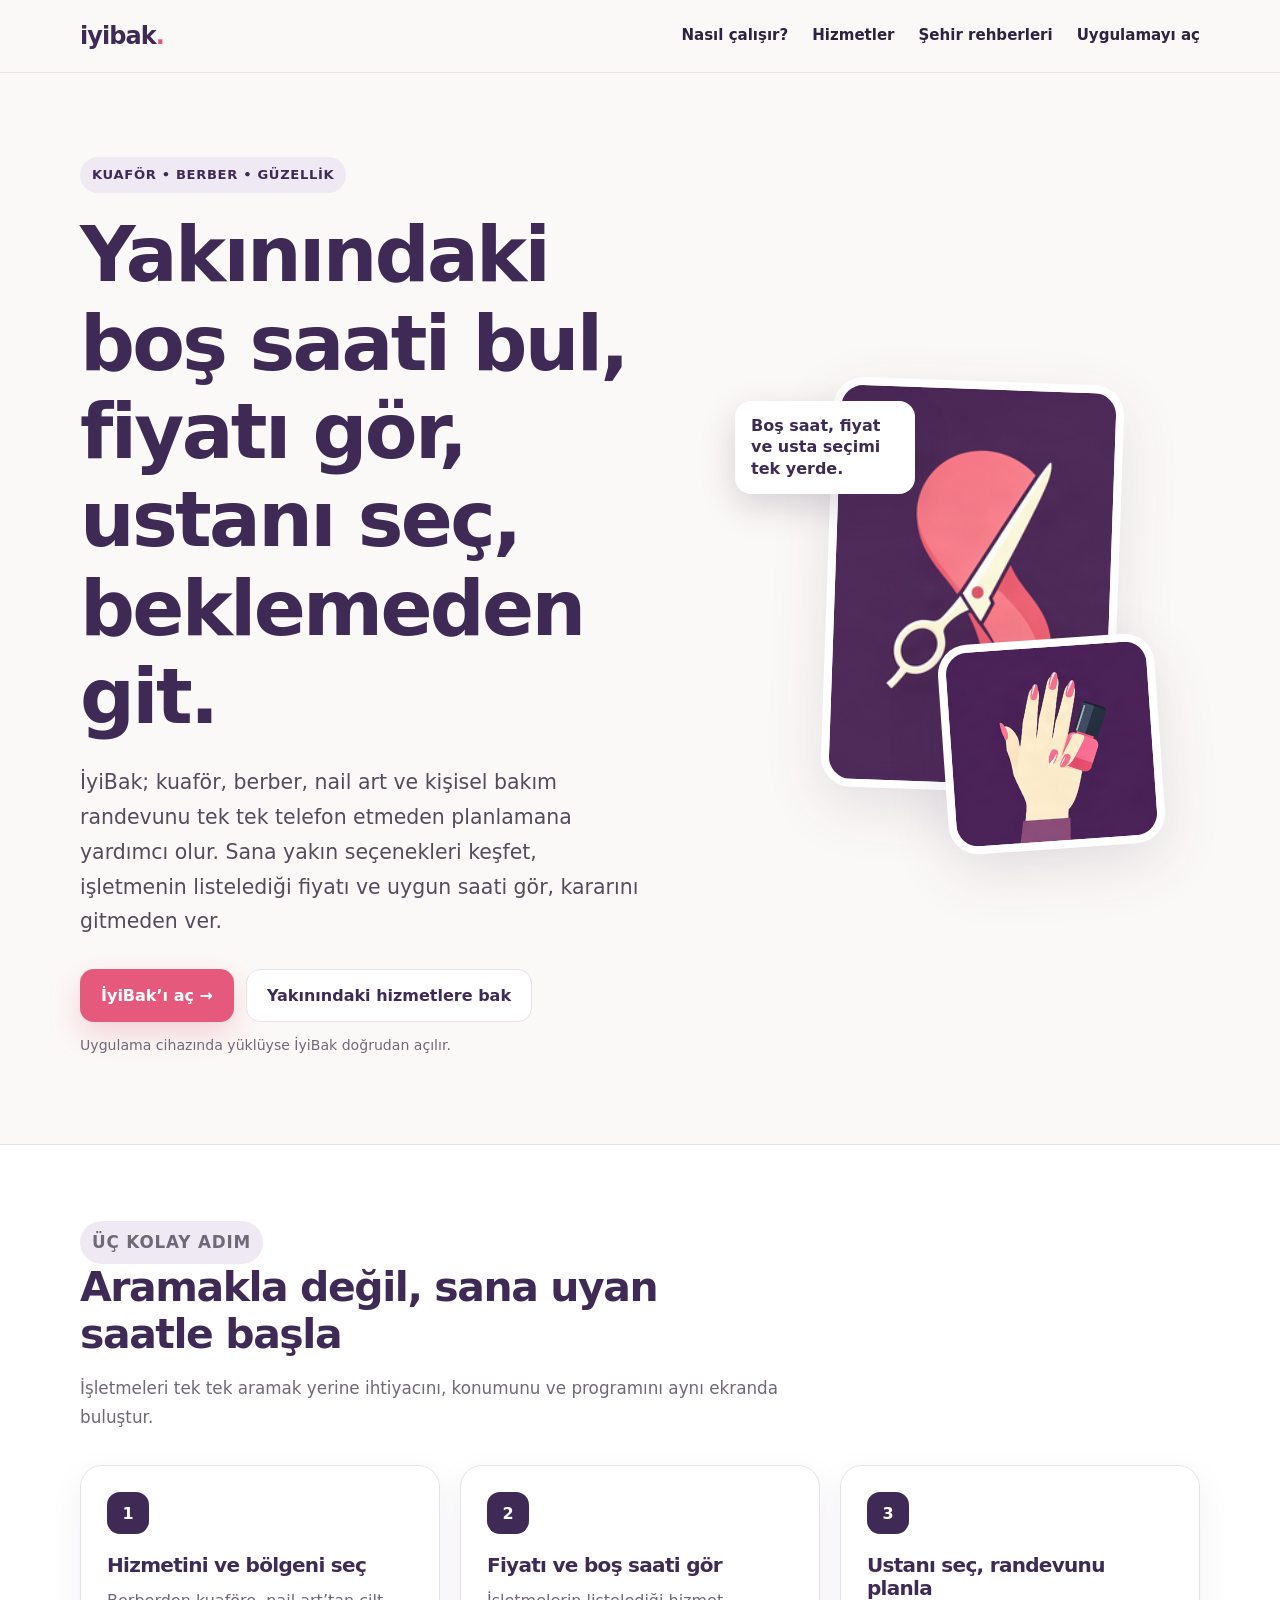
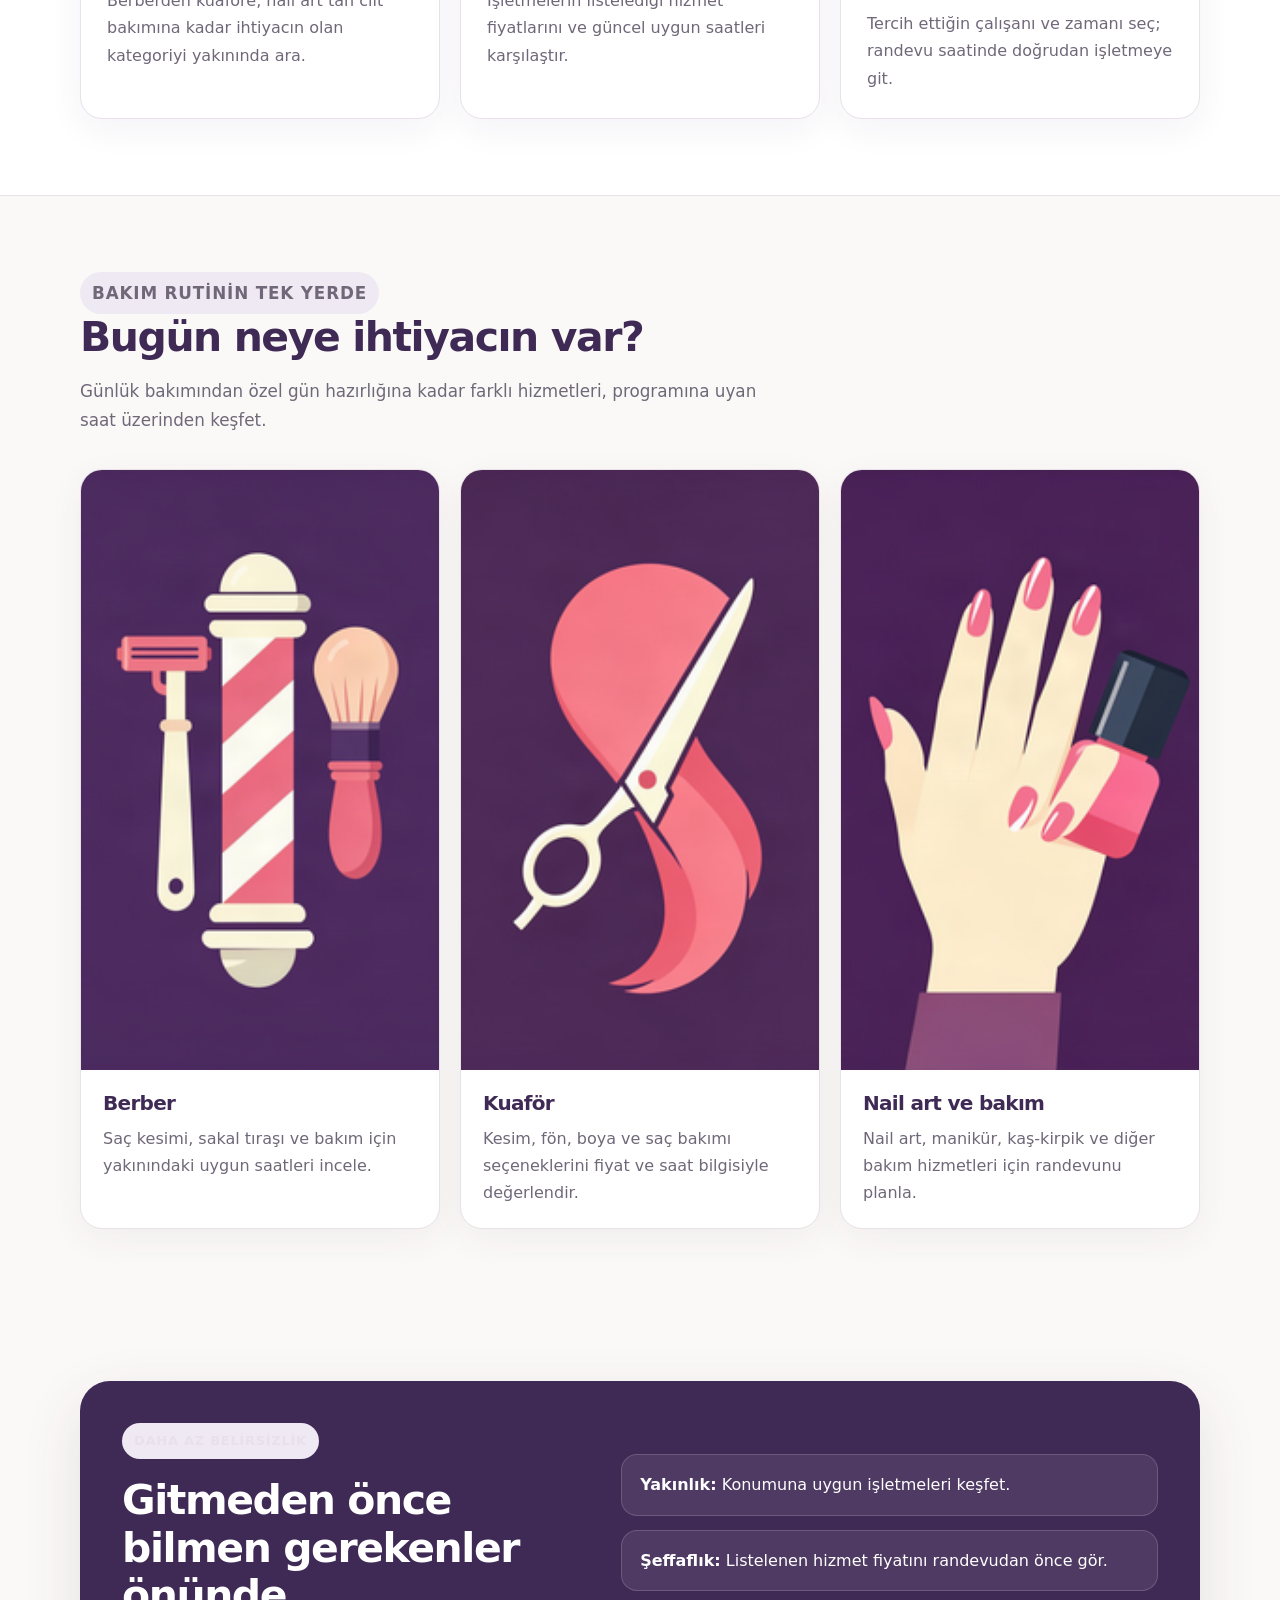
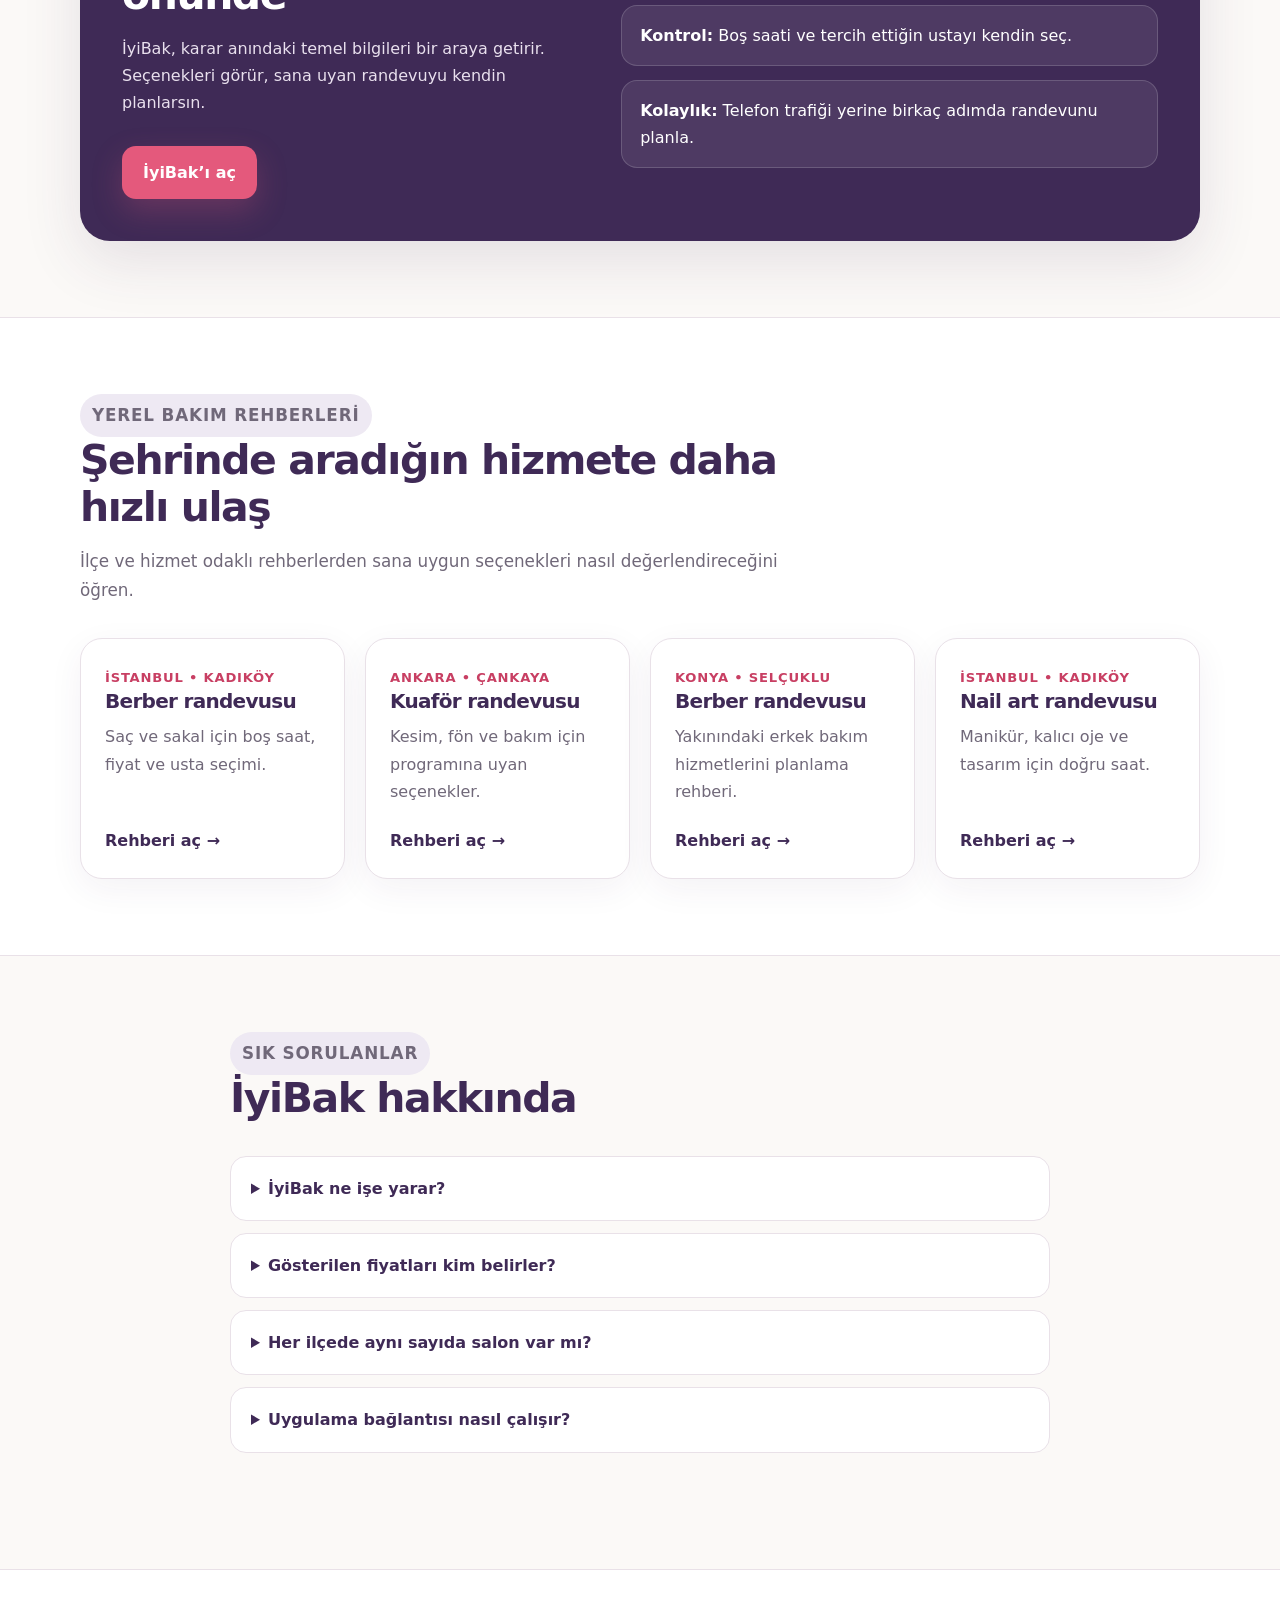
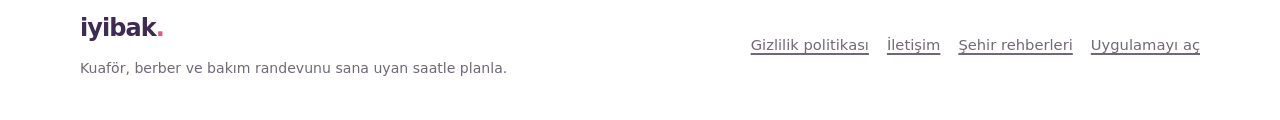
<file: index.html>
<!doctype html>
<html lang="tr">
<head>
  <meta charset="utf-8">
  <meta name="viewport" content="width=device-width, initial-scale=1">
  <title>İyiBak | Yakınındaki Kuaför, Berber ve Güzellik Randevusu</title>
  <meta name="description" content="Yakınındaki boş saati bul, fiyatı gör, ustanı seç, beklemeden git. Kuaför, berber, nail art ve bakım randevunu İyiBak ile planla.">
  <meta name="robots" content="index,follow,max-image-preview:large">
  <meta name="theme-color" content="#3F2A56">
  <link rel="canonical" href="https://sbabadag.github.io/iyibak-legal/">
  <meta property="og:locale" content="tr_TR">
  <meta property="og:type" content="website">
  <meta property="og:site_name" content="İyiBak">
  <meta property="og:title" content="İyiBak | Yakınındaki Boş Saati Bul">
  <meta property="og:description" content="Fiyatı gör, ustanı seç ve kuaför, berber ya da bakım randevunu beklemeden planla.">
  <meta property="og:url" content="https://sbabadag.github.io/iyibak-legal/">
  <meta name="twitter:card" content="summary_large_image">
  <link rel="stylesheet" href="site.css">
  <script type="application/ld+json">
  {
    "@context": "https://schema.org",
    "@graph": [
      {
        "@type": "Organization",
        "@id": "https://sbabadag.github.io/iyibak-legal/#organization",
        "name": "İyiBak",
        "url": "https://sbabadag.github.io/iyibak-legal/",
        "email": "sbabadag@gmail.com"
      },
      {
        "@type": "WebSite",
        "@id": "https://sbabadag.github.io/iyibak-legal/#website",
        "url": "https://sbabadag.github.io/iyibak-legal/",
        "name": "İyiBak",
        "inLanguage": "tr-TR",
        "publisher": {
          "@id": "https://sbabadag.github.io/iyibak-legal/#organization"
        }
      }
    ]
  }
  </script>
</head>
<body>
  <a class="skip-link" href="#icerik">İçeriğe geç</a>
  <header class="site-header">
    <div class="container nav">
      <a class="brand" href="./" aria-label="İyiBak ana sayfa">iyibak<span class="brand-dot">.</span></a>
      <nav class="nav-links" aria-label="Ana menü">
        <a href="#nasil-calisir">Nasıl çalışır?</a>
        <a href="#hizmetler">Hizmetler</a>
        <a href="#rehberler">Şehir rehberleri</a>
        <a class="nav-cta" href="iyibak://">Uygulamayı aç</a>
      </nav>
    </div>
  </header>

  <main id="icerik">
    <section class="container hero">
      <div>
        <p class="eyebrow">Kuaför • Berber • Güzellik</p>
        <h1>Yakınındaki boş saati bul, fiyatı gör, ustanı seç, beklemeden git.</h1>
        <p class="lead">İyiBak; kuaför, berber, nail art ve kişisel bakım randevunu tek tek telefon etmeden planlamana yardımcı olur. Sana yakın seçenekleri keşfet, işletmenin listelediği fiyatı ve uygun saati gör, kararını gitmeden ver.</p>
        <div class="actions">
          <a class="btn btn-primary" href="iyibak://" aria-label="İyiBak uygulamasını aç">İyiBak’ı aç →</a>
          <a class="btn btn-secondary" href="#rehberler">Yakınındaki hizmetlere bak</a>
        </div>
        <p class="cta-note">Uygulama cihazında yüklüyse İyiBak doğrudan açılır.</p>
      </div>
      <div class="hero-visual" aria-label="İyiBak'taki bakım kategorilerinden örnekler">
        <div class="hero-badge">Boş saat, fiyat ve usta seçimi tek yerde.</div>
        <figure class="hero-card hero-card-main">
          <img src="kategori/sac.png" alt="Kuaförde saç bakımı hizmeti" width="800" height="600">
        </figure>
        <figure class="hero-card hero-card-small">
          <img src="kategori/tirnak.png" alt="Nail art ve manikür hizmeti" width="600" height="450">
        </figure>
      </div>
    </section>

    <section id="nasil-calisir" class="section section-soft">
      <div class="container">
        <div class="section-intro">
          <p class="eyebrow">Üç kolay adım</p>
          <h2>Aramakla değil, sana uyan saatle başla</h2>
          <p>İşletmeleri tek tek aramak yerine ihtiyacını, konumunu ve programını aynı ekranda buluştur.</p>
        </div>
        <div class="grid-3">
          <article class="card step-card">
            <div class="step-number">1</div>
            <h3>Hizmetini ve bölgeni seç</h3>
            <p>Berberden kuaföre, nail art’tan cilt bakımına kadar ihtiyacın olan kategoriyi yakınında ara.</p>
          </article>
          <article class="card step-card">
            <div class="step-number">2</div>
            <h3>Fiyatı ve boş saati gör</h3>
            <p>İşletmelerin listelediği hizmet fiyatlarını ve güncel uygun saatleri karşılaştır.</p>
          </article>
          <article class="card step-card">
            <div class="step-number">3</div>
            <h3>Ustanı seç, randevunu planla</h3>
            <p>Tercih ettiğin çalışanı ve zamanı seç; randevu saatinde doğrudan işletmeye git.</p>
          </article>
        </div>
      </div>
    </section>

    <section id="hizmetler" class="container section">
      <div class="section-intro">
        <p class="eyebrow">Bakım rutinin tek yerde</p>
        <h2>Bugün neye ihtiyacın var?</h2>
        <p>Günlük bakımından özel gün hazırlığına kadar farklı hizmetleri, programına uyan saat üzerinden keşfet.</p>
      </div>
      <div class="grid-3">
        <article class="card feature-card">
          <img src="kategori/berber.png" alt="Berberde saç ve sakal hizmeti" loading="lazy" width="800" height="600">
          <div class="feature-card-body">
            <h3>Berber</h3>
            <p>Saç kesimi, sakal tıraşı ve bakım için yakınındaki uygun saatleri incele.</p>
          </div>
        </article>
        <article class="card feature-card">
          <img src="kategori/sac.png" alt="Kuaförde saç kesimi ve şekillendirme" loading="lazy" width="800" height="600">
          <div class="feature-card-body">
            <h3>Kuaför</h3>
            <p>Kesim, fön, boya ve saç bakımı seçeneklerini fiyat ve saat bilgisiyle değerlendir.</p>
          </div>
        </article>
        <article class="card feature-card">
          <img src="kategori/tirnak.png" alt="Nail art, manikür ve tırnak bakımı" loading="lazy" width="800" height="600">
          <div class="feature-card-body">
            <h3>Nail art ve bakım</h3>
            <p>Nail art, manikür, kaş-kirpik ve diğer bakım hizmetleri için randevunu planla.</p>
          </div>
        </article>
      </div>
    </section>

    <section class="container section">
      <div class="promise">
        <div>
          <p class="eyebrow">Daha az belirsizlik</p>
          <h2>Gitmeden önce bilmen gerekenler önünde</h2>
          <p>İyiBak, karar anındaki temel bilgileri bir araya getirir. Seçenekleri görür, sana uyan randevuyu kendin planlarsın.</p>
          <div class="actions">
            <a class="btn btn-primary" href="iyibak://">İyiBak’ı aç</a>
          </div>
        </div>
        <ul class="promise-list">
          <li><strong>Yakınlık:</strong> Konumuna uygun işletmeleri keşfet.</li>
          <li><strong>Şeffaflık:</strong> Listelenen hizmet fiyatını randevudan önce gör.</li>
          <li><strong>Kontrol:</strong> Boş saati ve tercih ettiğin ustayı kendin seç.</li>
          <li><strong>Kolaylık:</strong> Telefon trafiği yerine birkaç adımda randevunu planla.</li>
        </ul>
      </div>
    </section>

    <section id="rehberler" class="section section-soft">
      <div class="container">
        <div class="section-intro">
          <p class="eyebrow">Yerel bakım rehberleri</p>
          <h2>Şehrinde aradığın hizmete daha hızlı ulaş</h2>
          <p>İlçe ve hizmet odaklı rehberlerden sana uygun seçenekleri nasıl değerlendireceğini öğren.</p>
        </div>
        <div class="grid-4">
          <a class="card guide-card" href="seo/istanbul-kadikoy-berber.html">
            <div>
              <span class="guide-location">İstanbul • Kadıköy</span>
              <h3>Berber randevusu</h3>
              <p>Saç ve sakal için boş saat, fiyat ve usta seçimi.</p>
            </div>
            <span class="guide-arrow">Rehberi aç →</span>
          </a>
          <a class="card guide-card" href="seo/ankara-cankaya-kuafor.html">
            <div>
              <span class="guide-location">Ankara • Çankaya</span>
              <h3>Kuaför randevusu</h3>
              <p>Kesim, fön ve bakım için programına uyan seçenekler.</p>
            </div>
            <span class="guide-arrow">Rehberi aç →</span>
          </a>
          <a class="card guide-card" href="seo/konya-selcuklu-berber.html">
            <div>
              <span class="guide-location">Konya • Selçuklu</span>
              <h3>Berber randevusu</h3>
              <p>Yakınındaki erkek bakım hizmetlerini planlama rehberi.</p>
            </div>
            <span class="guide-arrow">Rehberi aç →</span>
          </a>
          <a class="card guide-card" href="seo/istanbul-kadikoy-nail-art.html">
            <div>
              <span class="guide-location">İstanbul • Kadıköy</span>
              <h3>Nail art randevusu</h3>
              <p>Manikür, kalıcı oje ve tasarım için doğru saat.</p>
            </div>
            <span class="guide-arrow">Rehberi aç →</span>
          </a>
        </div>
      </div>
    </section>

    <section class="narrow section" aria-labelledby="sss-baslik">
      <div class="section-intro">
        <p class="eyebrow">Sık sorulanlar</p>
        <h2 id="sss-baslik">İyiBak hakkında</h2>
      </div>
      <div class="faq-list">
        <details>
          <summary>İyiBak ne işe yarar?</summary>
          <p>İyiBak; kuaför, berber ve kişisel bakım işletmelerini keşfetmene, listelenen hizmet fiyatlarını ve uygun saatleri görmene, çalışan seçerek randevu planlamana yardımcı olan bir platformdur.</p>
        </details>
        <details>
          <summary>Gösterilen fiyatları kim belirler?</summary>
          <p>Hizmet fiyatlarını işletmeler listeler ve günceller. Randevu vermeden önce seçtiğin hizmetin kapsamını ve güncel fiyatını profil üzerinde kontrol etmen önerilir.</p>
        </details>
        <details>
          <summary>Her ilçede aynı sayıda salon var mı?</summary>
          <p>Hayır. İşletme ve boş saat kapsamı bölgeye ve güne göre değişebilir. Arama ekranı, o anda platformda listelenen seçenekleri gösterir.</p>
        </details>
        <details>
          <summary>Uygulama bağlantısı nasıl çalışır?</summary>
          <p>“İyiBak’ı aç” düğmesi <code>iyibak://</code> bağlantısını kullanır. Uygulama cihazında yüklüyse doğrudan açılır; yüklü değilse tarayıcın bağlantıyı açamayabilir.</p>
        </details>
      </div>
    </section>
  </main>

  <footer class="site-footer">
    <div class="container footer-grid">
      <div>
        <a class="brand" href="./">iyibak<span class="brand-dot">.</span></a>
        <p class="footer-copy">Kuaför, berber ve bakım randevunu sana uyan saatle planla.</p>
      </div>
      <nav class="footer-links" aria-label="Alt menü">
        <a href="privacy.html">Gizlilik politikası</a>
        <a href="mailto:sbabadag@gmail.com">İletişim</a>
        <a href="#rehberler">Şehir rehberleri</a>
        <a href="iyibak://">Uygulamayı aç</a>
      </nav>
    </div>
  </footer>
</body>
</html>
</file>
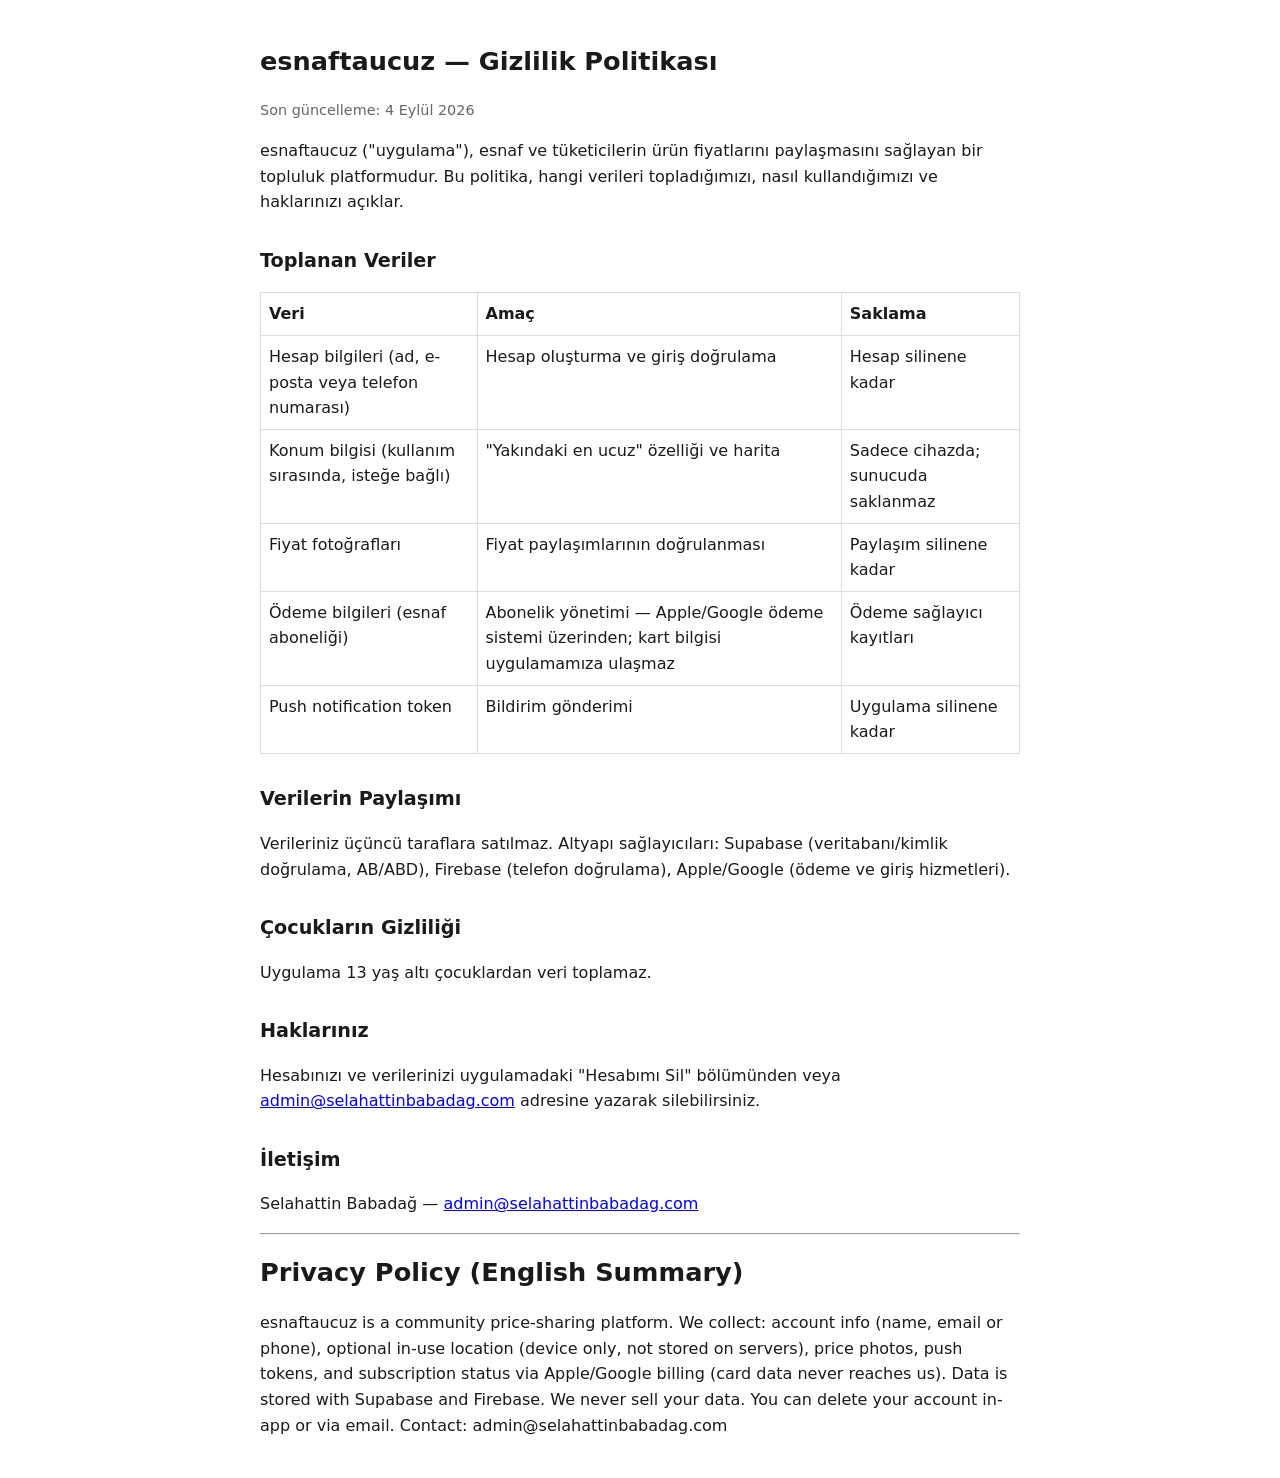
<file: esnaftaucuz-privacy.html>
<!doctype html>
<html lang="tr">
<head>
<meta charset="utf-8">
<meta name="viewport" content="width=device-width, initial-scale=1">
<title>esnaftaucuz — Gizlilik Politikası / Privacy Policy</title>
<style>
body{font-family:-apple-system,system-ui,Segoe UI,Roboto,sans-serif;max-width:760px;margin:0 auto;padding:24px;line-height:1.6;color:#1a1a1a;background:#fff}
h1{font-size:1.6em} h2{font-size:1.2em;margin-top:1.6em}
.muted{color:#666;font-size:.9em}
table{border-collapse:collapse;width:100%;margin:12px 0}
td,th{border:1px solid #ddd;padding:8px;text-align:left;vertical-align:top}
</style>
</head>
<body>
<h1>esnaftaucuz — Gizlilik Politikası</h1>
<p class="muted">Son güncelleme: 4 Eylül 2026</p>

<p>esnaftaucuz ("uygulama"), esnaf ve tüketicilerin ürün fiyatlarını paylaşmasını sağlayan bir topluluk platformudur. Bu politika, hangi verileri topladığımızı, nasıl kullandığımızı ve haklarınızı açıklar.</p>

<h2>Toplanan Veriler</h2>
<table>
<tr><th>Veri</th><th>Amaç</th><th>Saklama</th></tr>
<tr><td>Hesap bilgileri (ad, e-posta veya telefon numarası)</td><td>Hesap oluşturma ve giriş doğrulama</td><td>Hesap silinene kadar</td></tr>
<tr><td>Konum bilgisi (kullanım sırasında, isteğe bağlı)</td><td>"Yakındaki en ucuz" özelliği ve harita</td><td>Sadece cihazda; sunucuda saklanmaz</td></tr>
<tr><td>Fiyat fotoğrafları</td><td>Fiyat paylaşımlarının doğrulanması</td><td>Paylaşım silinene kadar</td></tr>
<tr><td>Ödeme bilgileri (esnaf aboneliği)</td><td>Abonelik yönetimi — Apple/Google ödeme sistemi üzerinden; kart bilgisi uygulamamıza ulaşmaz</td><td>Ödeme sağlayıcı kayıtları</td></tr>
<tr><td>Push notification token</td><td>Bildirim gönderimi</td><td>Uygulama silinene kadar</td></tr>
</table>

<h2>Verilerin Paylaşımı</h2>
<p>Verileriniz üçüncü taraflara satılmaz. Altyapı sağlayıcıları: Supabase (veritabanı/kimlik doğrulama, AB/ABD), Firebase (telefon doğrulama), Apple/Google (ödeme ve giriş hizmetleri).</p>

<h2>Çocukların Gizliliği</h2>
<p>Uygulama 13 yaş altı çocuklardan veri toplamaz.</p>

<h2>Haklarınız</h2>
<p>Hesabınızı ve verilerinizi uygulamadaki "Hesabımı Sil" bölümünden veya <a href="mailto:admin@selahattinbabadag.com">admin@selahattinbabadag.com</a> adresine yazarak silebilirsiniz.</p>

<h2>İletişim</h2>
<p>Selahattin Babadağ — <a href="mailto:admin@selahattinbabadag.com">admin@selahattinbabadag.com</a></p>

<hr>
<h1>Privacy Policy (English Summary)</h1>
<p>esnaftaucuz is a community price-sharing platform. We collect: account info (name, email or phone), optional in-use location (device only, not stored on servers), price photos, push tokens, and subscription status via Apple/Google billing (card data never reaches us). Data is stored with Supabase and Firebase. We never sell your data. You can delete your account in-app or via email. Contact: admin@selahattinbabadag.com</p>
</body>
</html>
</file>
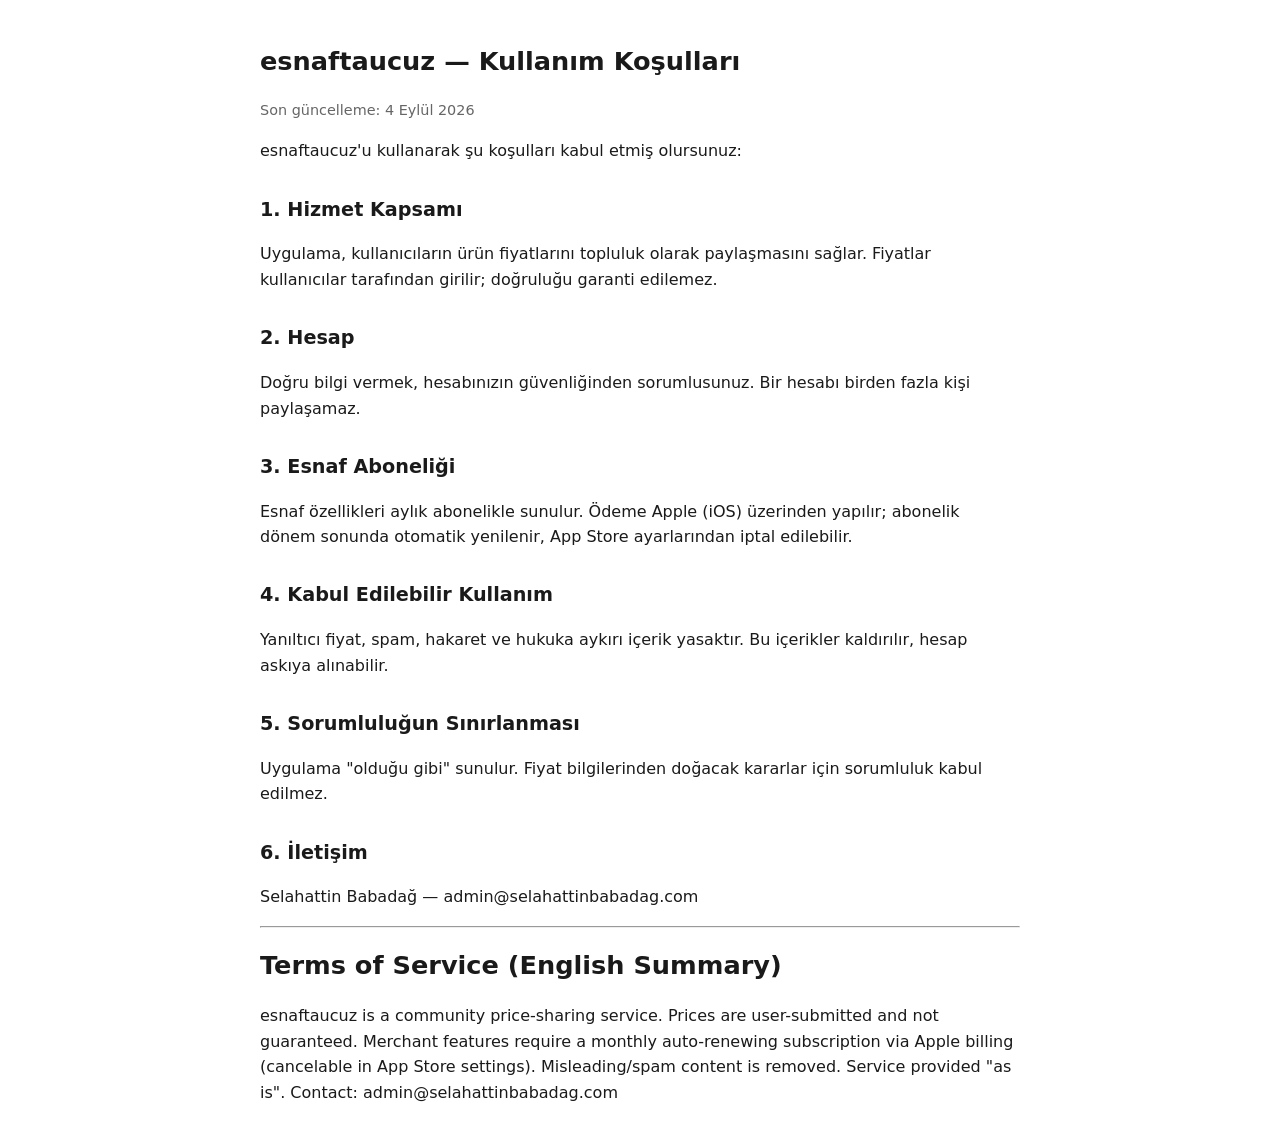
<file: esnaftaucuz-terms.html>
<!doctype html>
<html lang="tr">
<head><meta charset="utf-8"><meta name="viewport" content="width=device-width, initial-scale=1">
<title>esnaftaucuz — Kullanım Koşulları / Terms of Service</title>
<style>body{font-family:-apple-system,system-ui,sans-serif;max-width:760px;margin:0 auto;padding:24px;line-height:1.6;color:#1a1a1a}h1{font-size:1.6em}h2{font-size:1.2em;margin-top:1.6em}.muted{color:#666;font-size:.9em}</style>
</head><body>
<h1>esnaftaucuz — Kullanım Koşulları</h1>
<p class="muted">Son güncelleme: 4 Eylül 2026</p>
<p>esnaftaucuz'u kullanarak şu koşulları kabul etmiş olursunuz:</p>
<h2>1. Hizmet Kapsamı</h2>
<p>Uygulama, kullanıcıların ürün fiyatlarını topluluk olarak paylaşmasını sağlar. Fiyatlar kullanıcılar tarafından girilir; doğruluğu garanti edilemez.</p>
<h2>2. Hesap</h2>
<p>Doğru bilgi vermek, hesabınızın güvenliğinden sorumlusunuz. Bir hesabı birden fazla kişi paylaşamaz.</p>
<h2>3. Esnaf Aboneliği</h2>
<p>Esnaf özellikleri aylık abonelikle sunulur. Ödeme Apple (iOS) üzerinden yapılır; abonelik dönem sonunda otomatik yenilenir, App Store ayarlarından iptal edilebilir.</p>
<h2>4. Kabul Edilebilir Kullanım</h2>
<p>Yanıltıcı fiyat, spam, hakaret ve hukuka aykırı içerik yasaktır. Bu içerikler kaldırılır, hesap askıya alınabilir.</p>
<h2>5. Sorumluluğun Sınırlanması</h2>
<p>Uygulama "olduğu gibi" sunulur. Fiyat bilgilerinden doğacak kararlar için sorumluluk kabul edilmez.</p>
<h2>6. İletişim</h2>
<p>Selahattin Babadağ — admin@selahattinbabadag.com</p>
<hr>
<h1>Terms of Service (English Summary)</h1>
<p>esnaftaucuz is a community price-sharing service. Prices are user-submitted and not guaranteed. Merchant features require a monthly auto-renewing subscription via Apple billing (cancelable in App Store settings). Misleading/spam content is removed. Service provided "as is". Contact: admin@selahattinbabadag.com</p>
</body></html>
</file>
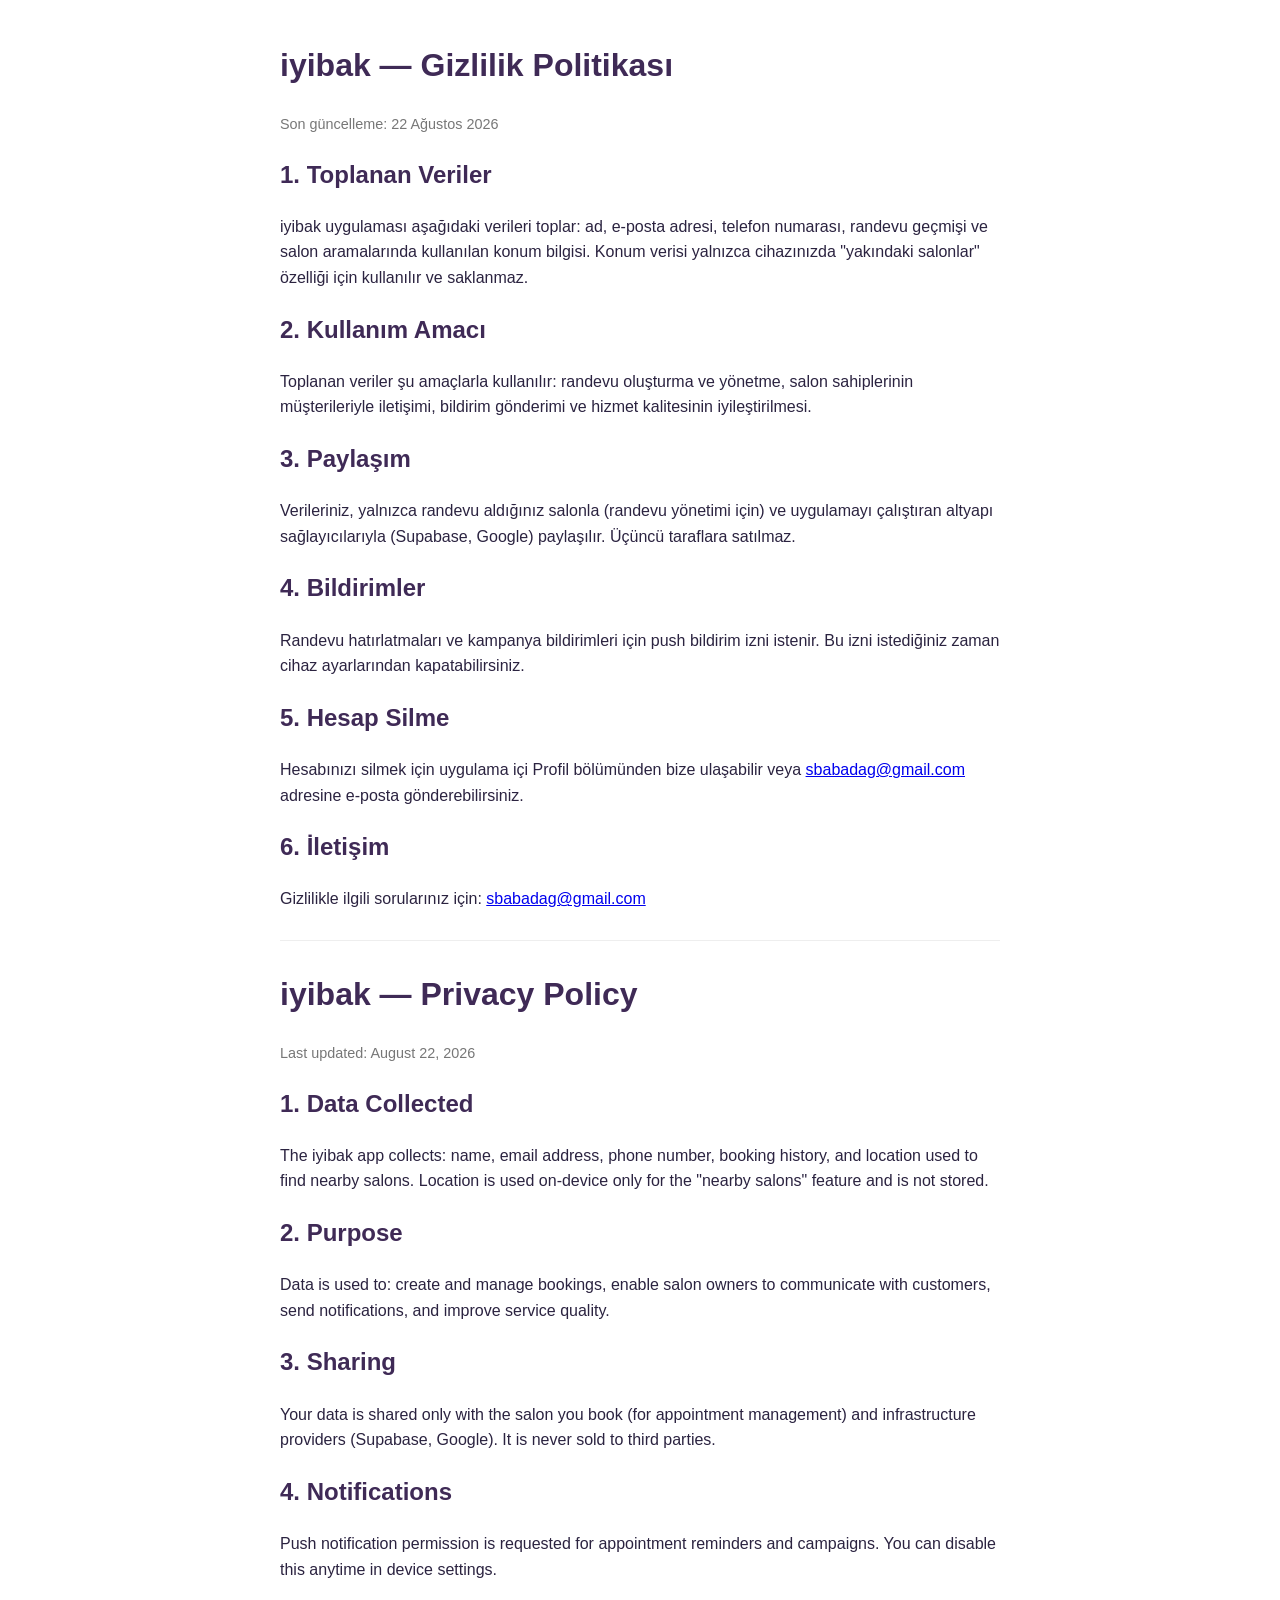
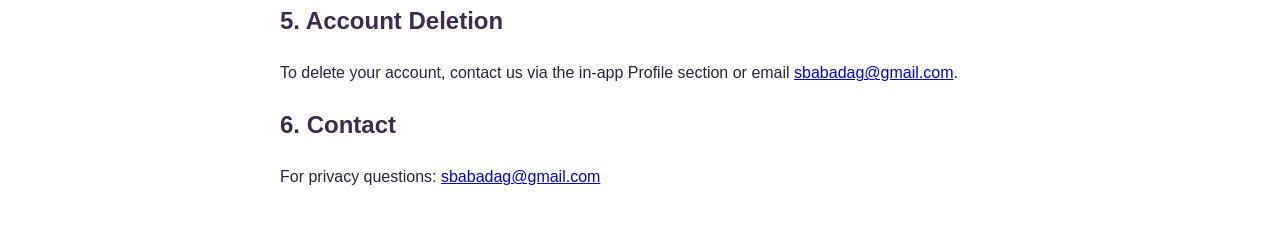
<file: privacy.html>
<!DOCTYPE html>
<html lang="tr">
<head>
<meta charset="UTF-8">
<meta name="viewport" content="width=device-width, initial-scale=1.0">
<title>iyibak — Gizlilik Politikası / Privacy Policy</title>
<style>
body{font-family:-apple-system,Segoe UI,Roboto,sans-serif;max-width:720px;margin:40px auto;padding:0 20px;line-height:1.6;color:#2b2340}
h1,h2{color:#3F2A56}hr{border:0;border-top:1px solid #eee;margin:28px 0}
.muted{color:#777;font-size:.9em}
</style>
</head>
<body>
<h1>iyibak — Gizlilik Politikası</h1>
<p class="muted">Son güncelleme: 22 Ağustos 2026</p>

<h2>1. Toplanan Veriler</h2>
<p>iyibak uygulaması aşağıdaki verileri toplar: ad, e-posta adresi, telefon numarası, randevu geçmişi ve salon aramalarında kullanılan konum bilgisi. Konum verisi yalnızca cihazınızda "yakındaki salonlar" özelliği için kullanılır ve saklanmaz.</p>

<h2>2. Kullanım Amacı</h2>
<p>Toplanan veriler şu amaçlarla kullanılır: randevu oluşturma ve yönetme, salon sahiplerinin müşterileriyle iletişimi, bildirim gönderimi ve hizmet kalitesinin iyileştirilmesi.</p>

<h2>3. Paylaşım</h2>
<p>Verileriniz, yalnızca randevu aldığınız salonla (randevu yönetimi için) ve uygulamayı çalıştıran altyapı sağlayıcılarıyla (Supabase, Google) paylaşılır. Üçüncü taraflara satılmaz.</p>

<h2>4. Bildirimler</h2>
<p>Randevu hatırlatmaları ve kampanya bildirimleri için push bildirim izni istenir. Bu izni istediğiniz zaman cihaz ayarlarından kapatabilirsiniz.</p>

<h2>5. Hesap Silme</h2>
<p>Hesabınızı silmek için uygulama içi Profil bölümünden bize ulaşabilir veya <a href="mailto:sbabadag@gmail.com">sbabadag@gmail.com</a> adresine e-posta gönderebilirsiniz.</p>

<h2>6. İletişim</h2>
<p>Gizlilikle ilgili sorularınız için: <a href="mailto:sbabadag@gmail.com">sbabadag@gmail.com</a></p>

<hr>

<h1>iyibak — Privacy Policy</h1>
<p class="muted">Last updated: August 22, 2026</p>

<h2>1. Data Collected</h2>
<p>The iyibak app collects: name, email address, phone number, booking history, and location used to find nearby salons. Location is used on-device only for the "nearby salons" feature and is not stored.</p>

<h2>2. Purpose</h2>
<p>Data is used to: create and manage bookings, enable salon owners to communicate with customers, send notifications, and improve service quality.</p>

<h2>3. Sharing</h2>
<p>Your data is shared only with the salon you book (for appointment management) and infrastructure providers (Supabase, Google). It is never sold to third parties.</p>

<h2>4. Notifications</h2>
<p>Push notification permission is requested for appointment reminders and campaigns. You can disable this anytime in device settings.</p>

<h2>5. Account Deletion</h2>
<p>To delete your account, contact us via the in-app Profile section or email <a href="mailto:sbabadag@gmail.com">sbabadag@gmail.com</a>.</p>

<h2>6. Contact</h2>
<p>For privacy questions: <a href="mailto:sbabadag@gmail.com">sbabadag@gmail.com</a></p>
</body>
</html>
</file>
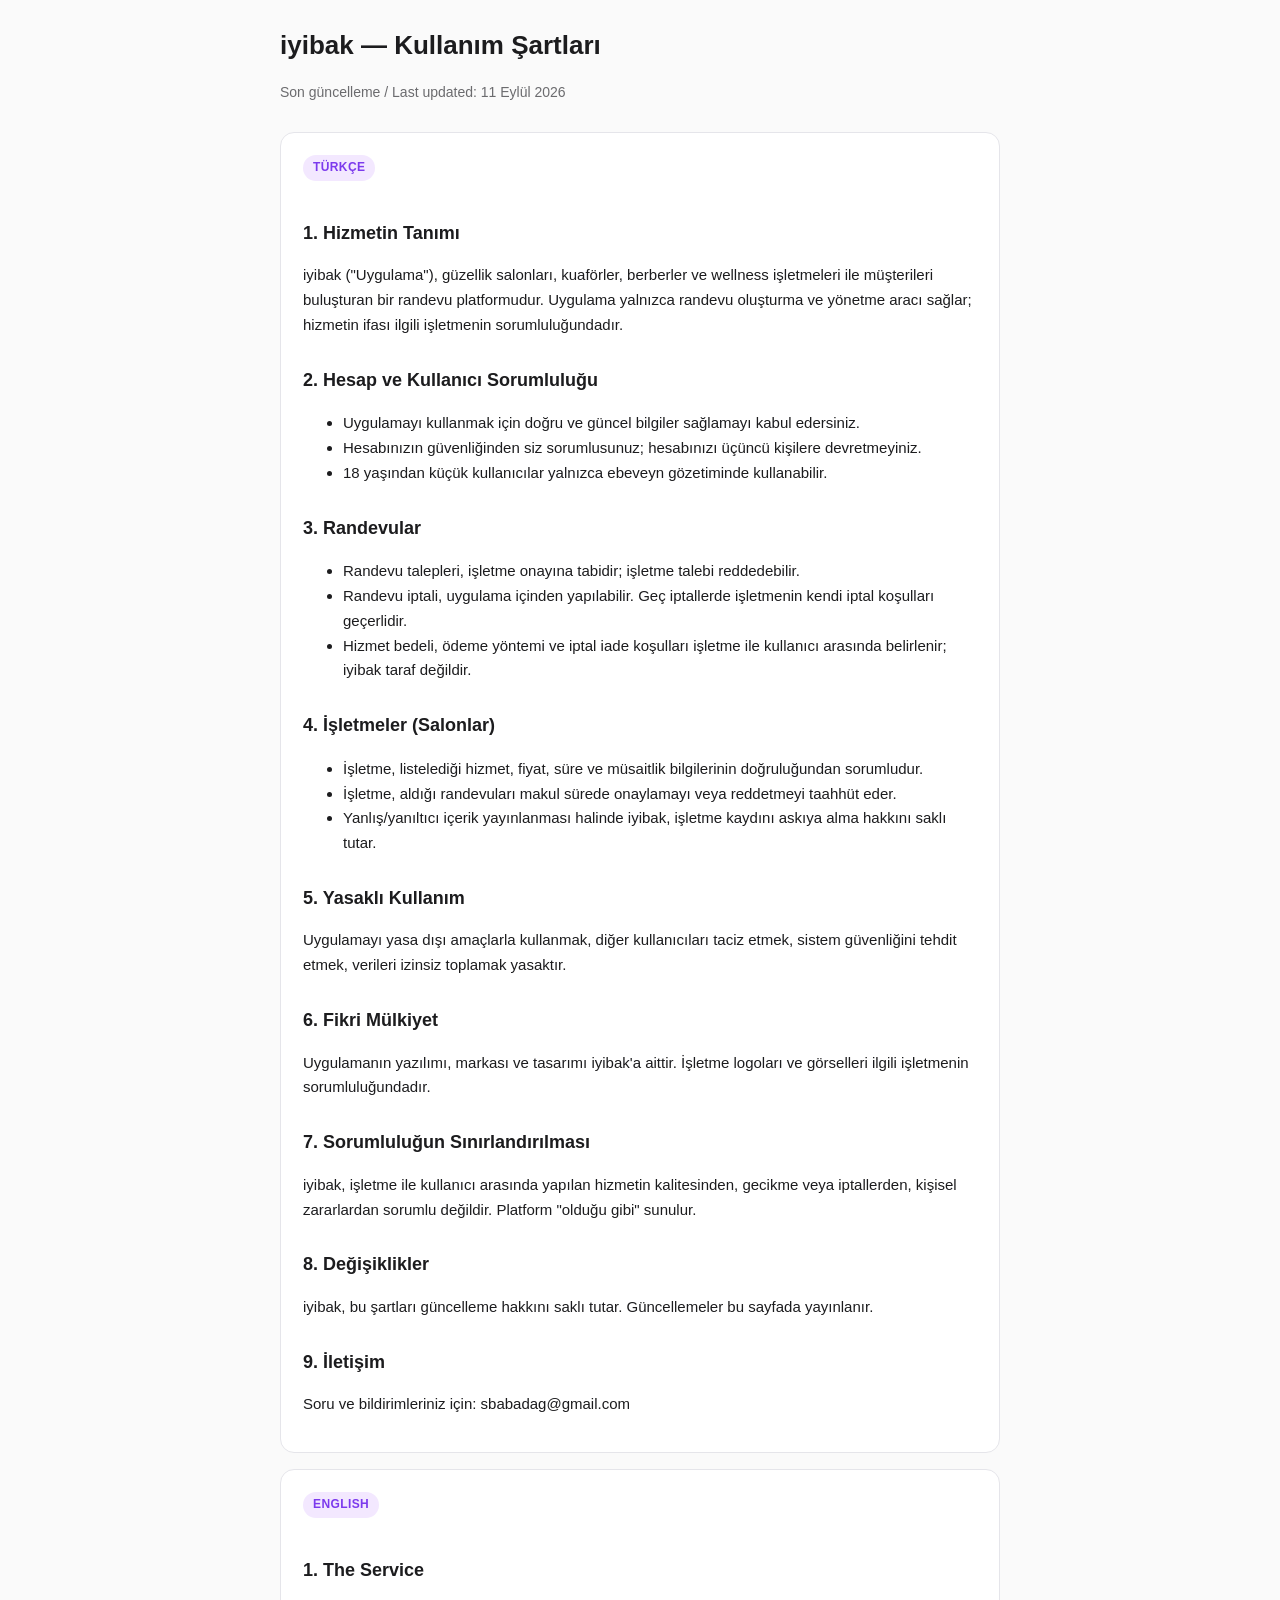
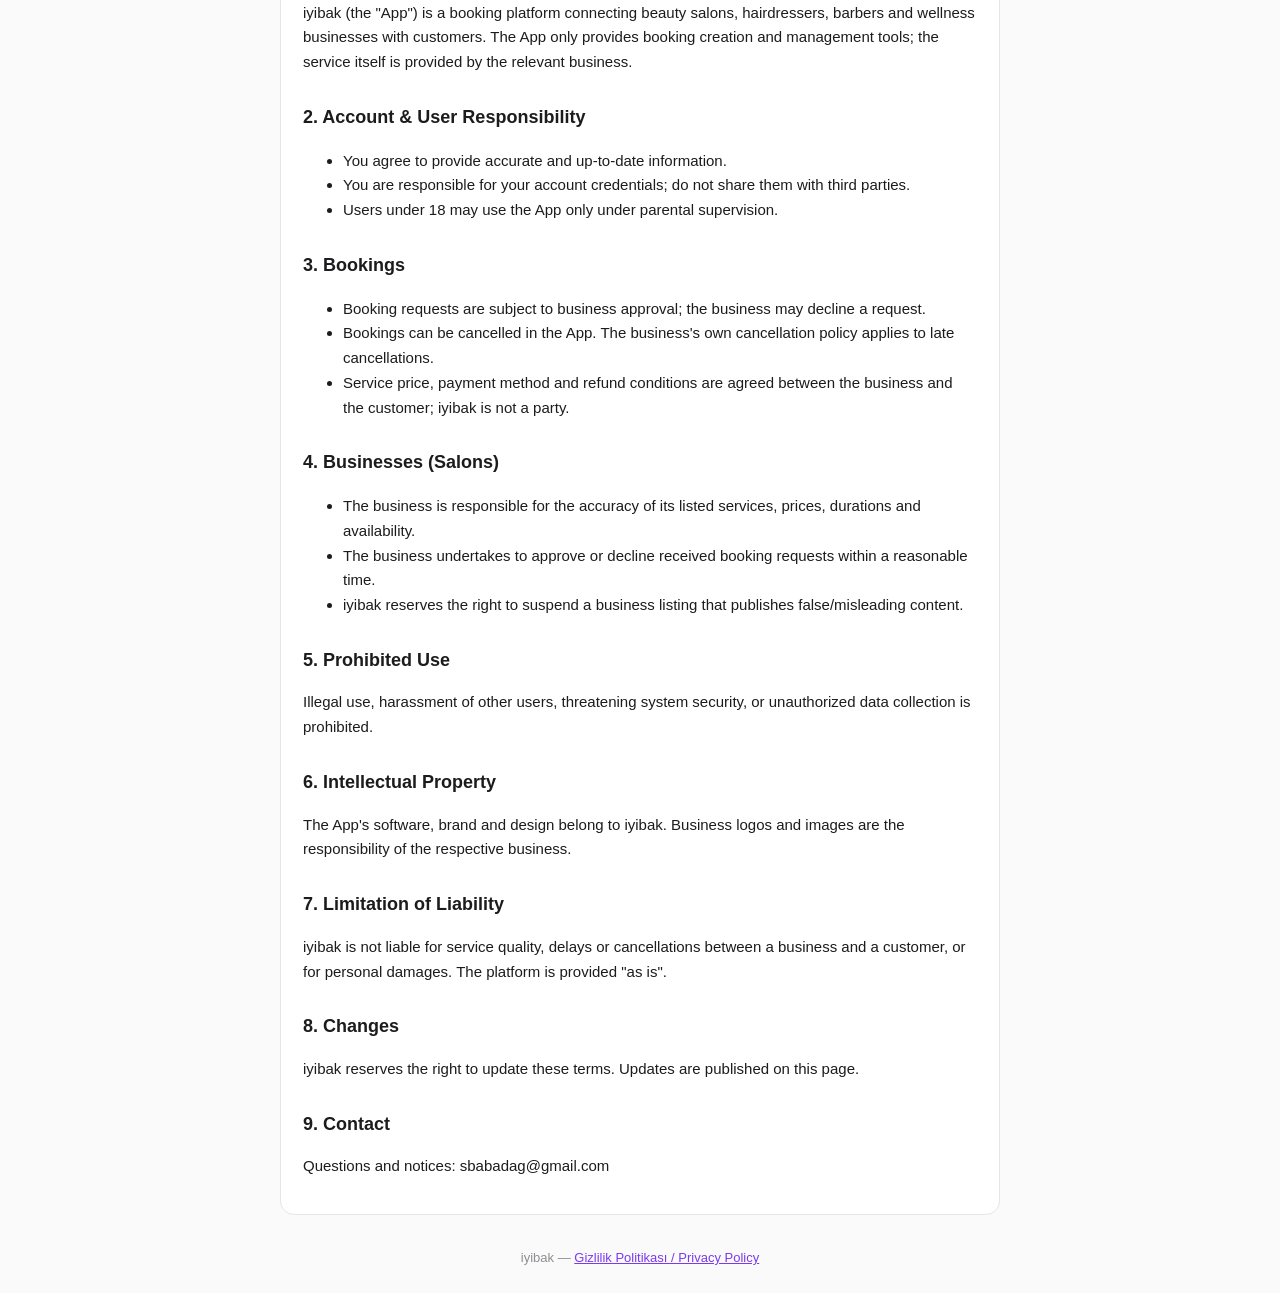
<file: terms.html>
<!DOCTYPE html>
<html lang="tr">
<head>
<meta charset="utf-8">
<meta name="viewport" content="width=device-width, initial-scale=1">
<title>iyibak — Kullanım Şartları / Terms of Service</title>
<style>
  :root { color-scheme: light; }
  * { box-sizing: border-box; }
  body { font-family: -apple-system, BlinkMacSystemFont, "Segoe UI", Roboto, Arial, sans-serif; color: #1c1c1e; background: #fafafa; margin: 0; padding: 24px 16px; line-height: 1.65; }
  .wrap { max-width: 720px; margin: 0 auto; }
  h1 { font-size: 26px; margin: 0 0 4px; }
  .sub { color: #6b6b6e; font-size: 14px; margin-bottom: 28px; }
  h2 { font-size: 18px; margin: 28px 0 8px; }
  p, li { font-size: 15px; }
  .card { background: #fff; border: 1px solid #e5e5ea; border-radius: 14px; padding: 20px 22px; margin-bottom: 16px; }
  .lang { display: inline-block; font-size: 12px; font-weight: 600; color: #7c3aed; background: #f3e8ff; border-radius: 999px; padding: 3px 10px; margin-bottom: 10px; letter-spacing: .4px; }
  a { color: #7c3aed; }
  footer { text-align: center; color: #8e8e93; font-size: 13px; margin-top: 32px; }
</style>
</head>
<body>
<div class="wrap">

<h1>iyibak — Kullanım Şartları</h1>
<p class="sub">Son güncelleme / Last updated: 11 Eylül 2026</p>

<div class="card">
<span class="lang">TÜRKÇE</span>

<h2>1. Hizmetin Tanımı</h2>
<p>iyibak ("Uygulama"), güzellik salonları, kuaförler, berberler ve wellness işletmeleri ile müşterileri buluşturan bir randevu platformudur. Uygulama yalnızca randevu oluşturma ve yönetme aracı sağlar; hizmetin ifası ilgili işletmenin sorumluluğundadır.</p>

<h2>2. Hesap ve Kullanıcı Sorumluluğu</h2>
<ul>
<li>Uygulamayı kullanmak için doğru ve güncel bilgiler sağlamayı kabul edersiniz.</li>
<li>Hesabınızın güvenliğinden siz sorumlusunuz; hesabınızı üçüncü kişilere devretmeyiniz.</li>
<li>18 yaşından küçük kullanıcılar yalnızca ebeveyn gözetiminde kullanabilir.</li>
</ul>

<h2>3. Randevular</h2>
<ul>
<li>Randevu talepleri, işletme onayına tabidir; işletme talebi reddedebilir.</li>
<li>Randevu iptali, uygulama içinden yapılabilir. Geç iptallerde işletmenin kendi iptal koşulları geçerlidir.</li>
<li>Hizmet bedeli, ödeme yöntemi ve iptal iade koşulları işletme ile kullanıcı arasında belirlenir; iyibak taraf değildir.</li>
</ul>

<h2>4. İşletmeler (Salonlar)</h2>
<ul>
<li>İşletme, listelediği hizmet, fiyat, süre ve müsaitlik bilgilerinin doğruluğundan sorumludur.</li>
<li>İşletme, aldığı randevuları makul sürede onaylamayı veya reddetmeyi taahhüt eder.</li>
<li>Yanlış/yanıltıcı içerik yayınlanması halinde iyibak, işletme kaydını askıya alma hakkını saklı tutar.</li>
</ul>

<h2>5. Yasaklı Kullanım</h2>
<p>Uygulamayı yasa dışı amaçlarla kullanmak, diğer kullanıcıları taciz etmek, sistem güvenliğini tehdit etmek, verileri izinsiz toplamak yasaktır.</p>

<h2>6. Fikri Mülkiyet</h2>
<p>Uygulamanın yazılımı, markası ve tasarımı iyibak'a aittir. İşletme logoları ve görselleri ilgili işletmenin sorumluluğundadır.</p>

<h2>7. Sorumluluğun Sınırlandırılması</h2>
<p>iyibak, işletme ile kullanıcı arasında yapılan hizmetin kalitesinden, gecikme veya iptallerden, kişisel zararlardan sorumlu değildir. Platform "olduğu gibi" sunulur.</p>

<h2>8. Değişiklikler</h2>
<p>iyibak, bu şartları güncelleme hakkını saklı tutar. Güncellemeler bu sayfada yayınlanır.</p>

<h2>9. İletişim</h2>
<p>Soru ve bildirimleriniz için: sbabadag@gmail.com</p>
</div>

<div class="card">
<span class="lang">ENGLISH</span>

<h2>1. The Service</h2>
<p>iyibak (the "App") is a booking platform connecting beauty salons, hairdressers, barbers and wellness businesses with customers. The App only provides booking creation and management tools; the service itself is provided by the relevant business.</p>

<h2>2. Account & User Responsibility</h2>
<ul>
<li>You agree to provide accurate and up-to-date information.</li>
<li>You are responsible for your account credentials; do not share them with third parties.</li>
<li>Users under 18 may use the App only under parental supervision.</li>
</ul>

<h2>3. Bookings</h2>
<ul>
<li>Booking requests are subject to business approval; the business may decline a request.</li>
<li>Bookings can be cancelled in the App. The business's own cancellation policy applies to late cancellations.</li>
<li>Service price, payment method and refund conditions are agreed between the business and the customer; iyibak is not a party.</li>
</ul>

<h2>4. Businesses (Salons)</h2>
<ul>
<li>The business is responsible for the accuracy of its listed services, prices, durations and availability.</li>
<li>The business undertakes to approve or decline received booking requests within a reasonable time.</li>
<li>iyibak reserves the right to suspend a business listing that publishes false/misleading content.</li>
</ul>

<h2>5. Prohibited Use</h2>
<p>Illegal use, harassment of other users, threatening system security, or unauthorized data collection is prohibited.</p>

<h2>6. Intellectual Property</h2>
<p>The App's software, brand and design belong to iyibak. Business logos and images are the responsibility of the respective business.</p>

<h2>7. Limitation of Liability</h2>
<p>iyibak is not liable for service quality, delays or cancellations between a business and a customer, or for personal damages. The platform is provided "as is".</p>

<h2>8. Changes</h2>
<p>iyibak reserves the right to update these terms. Updates are published on this page.</p>

<h2>9. Contact</h2>
<p>Questions and notices: sbabadag@gmail.com</p>
</div>

<footer>iyibak — <a href="privacy.html">Gizlilik Politikası / Privacy Policy</a></footer>
</div>
</body>
</html>
</file>
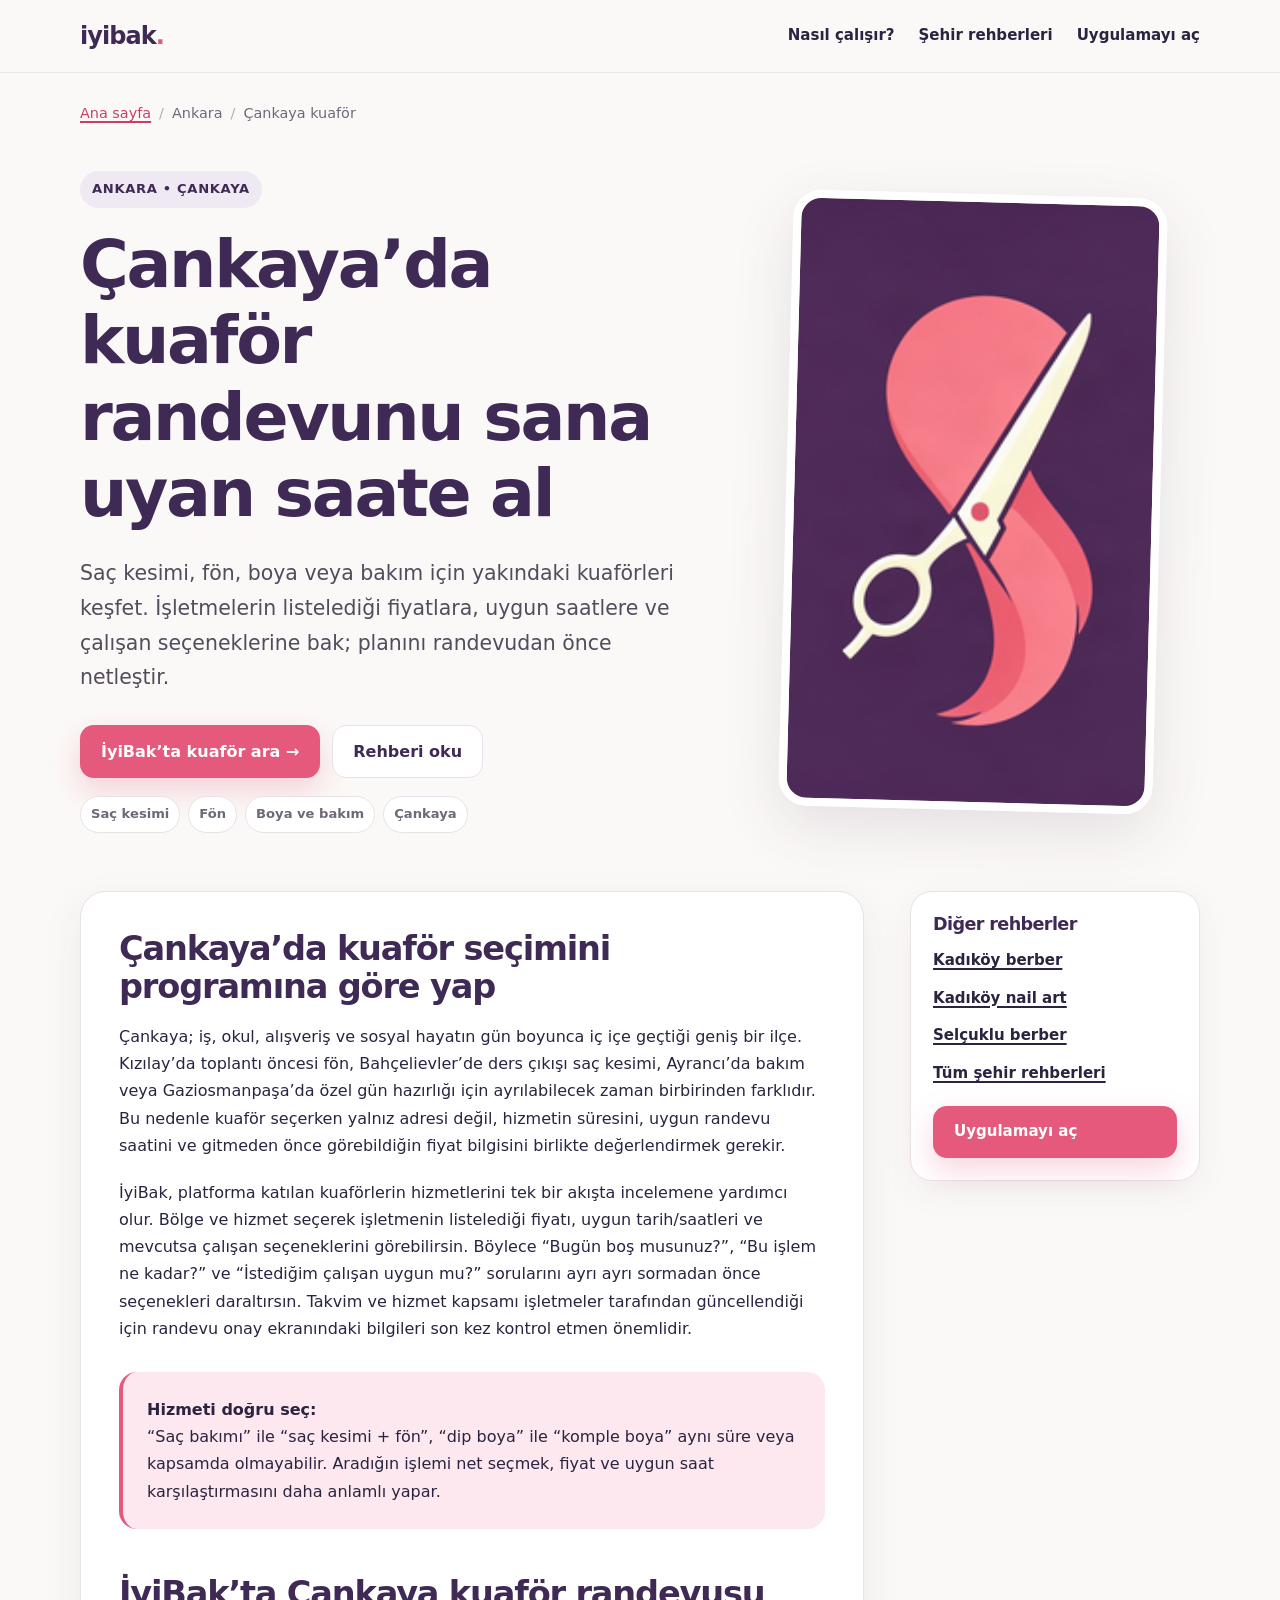
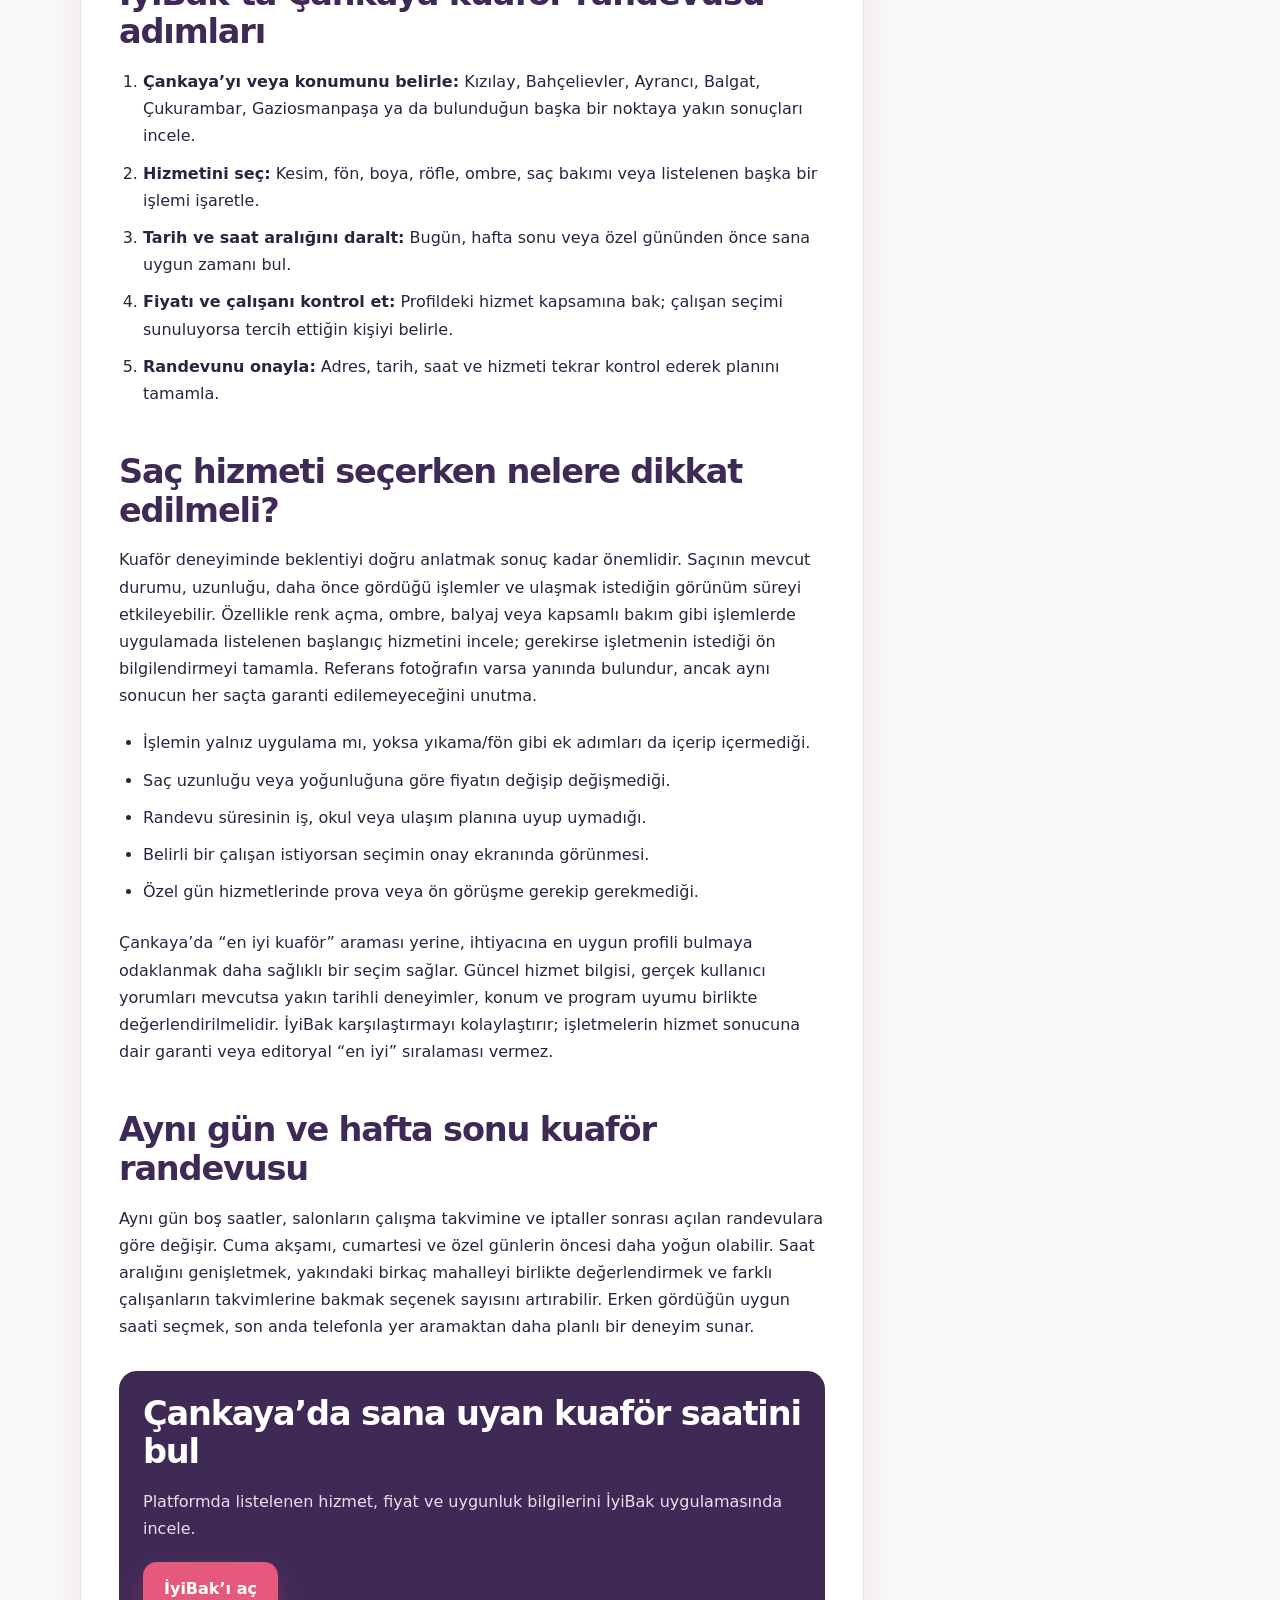
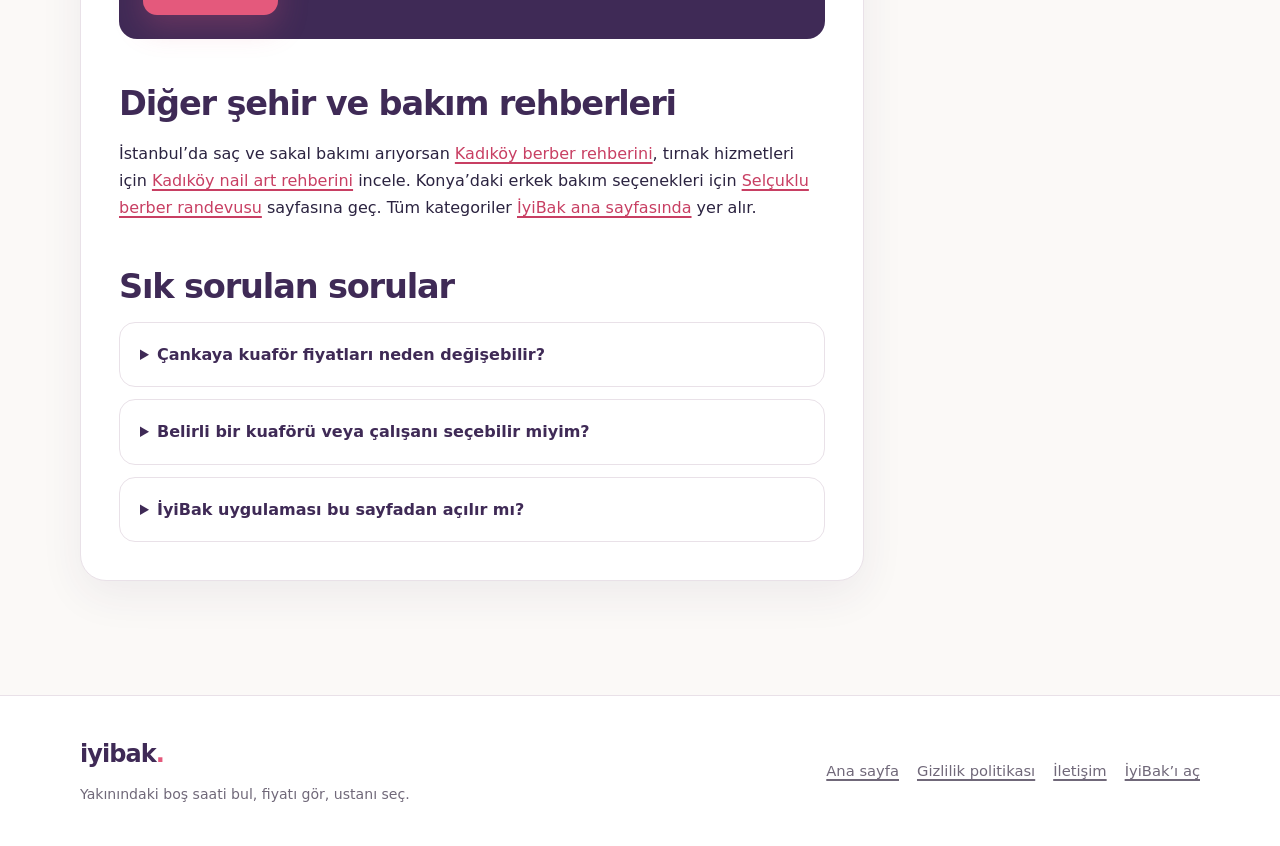
<file: seo/ankara-cankaya-kuafor.html>
<!doctype html>
<html lang="tr">
<head>
  <meta charset="utf-8">
  <meta name="viewport" content="width=device-width, initial-scale=1">
  <title>Çankaya Kuaför Randevusu ve Boş Saatler | İyiBak</title>
  <meta name="description" content="Ankara Çankaya’da kuaför randevusu ara; saç kesimi, fön, boya ve bakım için listelenen fiyatları, boş saatleri ve usta seçeneklerini gör.">
  <meta name="robots" content="index,follow,max-image-preview:large">
  <meta name="theme-color" content="#3F2A56">
  <link rel="canonical" href="https://sbabadag.github.io/iyibak-legal/seo/ankara-cankaya-kuafor.html">
  <meta property="og:locale" content="tr_TR">
  <meta property="og:type" content="article">
  <meta property="og:site_name" content="İyiBak">
  <meta property="og:title" content="Çankaya Kuaför Randevusu ve Boş Saatler | İyiBak">
  <meta property="og:description" content="Çankaya’da saç kesimi, fön, boya ve bakım için boş saati, listelenen fiyatı ve usta seçeneğini incele.">
  <meta property="og:url" content="https://sbabadag.github.io/iyibak-legal/seo/ankara-cankaya-kuafor.html">
  <meta name="twitter:card" content="summary_large_image">
  <link rel="stylesheet" href="../site.css">
  <script type="application/ld+json">
  {
    "@context": "https://schema.org",
    "@graph": [
      {
        "@type": "WebPage",
        "@id": "https://sbabadag.github.io/iyibak-legal/seo/ankara-cankaya-kuafor.html#webpage",
        "url": "https://sbabadag.github.io/iyibak-legal/seo/ankara-cankaya-kuafor.html",
        "name": "Çankaya Kuaför Randevusu ve Boş Saatler",
        "description": "Ankara Çankaya’da saç kesimi, fön, boya ve bakım için kuaför randevusu planlama rehberi.",
        "inLanguage": "tr-TR"
      },
      {
        "@type": "Service",
        "name": "Çankaya Kuaför Randevusu",
        "serviceType": "Kuaför randevu platformu",
        "provider": {
          "@type": "Organization",
          "name": "İyiBak",
          "url": "https://sbabadag.github.io/iyibak-legal/"
        },
        "areaServed": {
          "@type": "AdministrativeArea",
          "name": "Çankaya, Ankara"
        },
        "url": "https://sbabadag.github.io/iyibak-legal/seo/ankara-cankaya-kuafor.html"
      },
      {
        "@type": "BreadcrumbList",
        "itemListElement": [
          {"@type": "ListItem", "position": 1, "name": "İyiBak", "item": "https://sbabadag.github.io/iyibak-legal/"},
          {"@type": "ListItem", "position": 2, "name": "Ankara", "item": "https://sbabadag.github.io/iyibak-legal/seo/ankara-cankaya-kuafor.html"},
          {"@type": "ListItem", "position": 3, "name": "Çankaya Kuaför"}
        ]
      }
    ]
  }
  </script>
</head>
<body>
  <a class="skip-link" href="#icerik">İçeriğe geç</a>
  <header class="site-header">
    <div class="container nav">
      <a class="brand" href="../" aria-label="İyiBak ana sayfa">iyibak<span class="brand-dot">.</span></a>
      <nav class="nav-links" aria-label="Ana menü">
        <a href="../#nasil-calisir">Nasıl çalışır?</a>
        <a href="../#rehberler">Şehir rehberleri</a>
        <a class="nav-cta" href="iyibak://">Uygulamayı aç</a>
      </nav>
    </div>
  </header>

  <main id="icerik">
    <nav class="container breadcrumbs" aria-label="İçerik yolu">
      <ol>
        <li><a href="../">Ana sayfa</a></li>
        <li>Ankara</li>
        <li aria-current="page">Çankaya kuaför</li>
      </ol>
    </nav>

    <section class="container article-hero">
      <div>
        <p class="eyebrow">Ankara • Çankaya</p>
        <h1>Çankaya’da kuaför randevunu sana uyan saate al</h1>
        <p class="lead">Saç kesimi, fön, boya veya bakım için yakındaki kuaförleri keşfet. İşletmelerin listelediği fiyatlara, uygun saatlere ve çalışan seçeneklerine bak; planını randevudan önce netleştir.</p>
        <div class="actions">
          <a class="btn btn-primary" href="iyibak://" aria-label="Çankaya kuaför seçenekleri için İyiBak uygulamasını aç">İyiBak’ta kuaför ara →</a>
          <a class="btn btn-secondary" href="#rehber">Rehberi oku</a>
        </div>
        <div class="tag-row" aria-label="İlgili hizmetler">
          <span class="tag">Saç kesimi</span>
          <span class="tag">Fön</span>
          <span class="tag">Boya ve bakım</span>
          <span class="tag">Çankaya</span>
        </div>
      </div>
      <figure class="article-hero-image">
        <img src="../kategori/sac.png" alt="Ankara Çankaya’da kuaför ve saç bakım hizmeti" width="800" height="600">
      </figure>
    </section>

    <section id="rehber" class="container article-section">
      <div class="article-shell">
        <article class="prose">
          <h2>Çankaya’da kuaför seçimini programına göre yap</h2>
          <p>Çankaya; iş, okul, alışveriş ve sosyal hayatın gün boyunca iç içe geçtiği geniş bir ilçe. Kızılay’da toplantı öncesi fön, Bahçelievler’de ders çıkışı saç kesimi, Ayrancı’da bakım veya Gaziosmanpaşa’da özel gün hazırlığı için ayrılabilecek zaman birbirinden farklıdır. Bu nedenle kuaför seçerken yalnız adresi değil, hizmetin süresini, uygun randevu saatini ve gitmeden önce görebildiğin fiyat bilgisini birlikte değerlendirmek gerekir.</p>
          <p>İyiBak, platforma katılan kuaförlerin hizmetlerini tek bir akışta incelemene yardımcı olur. Bölge ve hizmet seçerek işletmenin listelediği fiyatı, uygun tarih/saatleri ve mevcutsa çalışan seçeneklerini görebilirsin. Böylece “Bugün boş musunuz?”, “Bu işlem ne kadar?” ve “İstediğim çalışan uygun mu?” sorularını ayrı ayrı sormadan önce seçenekleri daraltırsın. Takvim ve hizmet kapsamı işletmeler tarafından güncellendiği için randevu onay ekranındaki bilgileri son kez kontrol etmen önemlidir.</p>

          <div class="info-box">
            <strong>Hizmeti doğru seç:</strong>
            <p>“Saç bakımı” ile “saç kesimi + fön”, “dip boya” ile “komple boya” aynı süre veya kapsamda olmayabilir. Aradığın işlemi net seçmek, fiyat ve uygun saat karşılaştırmasını daha anlamlı yapar.</p>
          </div>

          <h2>İyiBak’ta Çankaya kuaför randevusu adımları</h2>
          <ol>
            <li><strong>Çankaya’yı veya konumunu belirle:</strong> Kızılay, Bahçelievler, Ayrancı, Balgat, Çukurambar, Gaziosmanpaşa ya da bulunduğun başka bir noktaya yakın sonuçları incele.</li>
            <li><strong>Hizmetini seç:</strong> Kesim, fön, boya, röfle, ombre, saç bakımı veya listelenen başka bir işlemi işaretle.</li>
            <li><strong>Tarih ve saat aralığını daralt:</strong> Bugün, hafta sonu veya özel gününden önce sana uygun zamanı bul.</li>
            <li><strong>Fiyatı ve çalışanı kontrol et:</strong> Profildeki hizmet kapsamına bak; çalışan seçimi sunuluyorsa tercih ettiğin kişiyi belirle.</li>
            <li><strong>Randevunu onayla:</strong> Adres, tarih, saat ve hizmeti tekrar kontrol ederek planını tamamla.</li>
          </ol>

          <h2>Saç hizmeti seçerken nelere dikkat edilmeli?</h2>
          <p>Kuaför deneyiminde beklentiyi doğru anlatmak sonuç kadar önemlidir. Saçının mevcut durumu, uzunluğu, daha önce gördüğü işlemler ve ulaşmak istediğin görünüm süreyi etkileyebilir. Özellikle renk açma, ombre, balyaj veya kapsamlı bakım gibi işlemlerde uygulamada listelenen başlangıç hizmetini incele; gerekirse işletmenin istediği ön bilgilendirmeyi tamamla. Referans fotoğrafın varsa yanında bulundur, ancak aynı sonucun her saçta garanti edilemeyeceğini unutma.</p>
          <ul>
            <li>İşlemin yalnız uygulama mı, yoksa yıkama/fön gibi ek adımları da içerip içermediği.</li>
            <li>Saç uzunluğu veya yoğunluğuna göre fiyatın değişip değişmediği.</li>
            <li>Randevu süresinin iş, okul veya ulaşım planına uyup uymadığı.</li>
            <li>Belirli bir çalışan istiyorsan seçimin onay ekranında görünmesi.</li>
            <li>Özel gün hizmetlerinde prova veya ön görüşme gerekip gerekmediği.</li>
          </ul>
          <p>Çankaya’da “en iyi kuaför” araması yerine, ihtiyacına en uygun profili bulmaya odaklanmak daha sağlıklı bir seçim sağlar. Güncel hizmet bilgisi, gerçek kullanıcı yorumları mevcutsa yakın tarihli deneyimler, konum ve program uyumu birlikte değerlendirilmelidir. İyiBak karşılaştırmayı kolaylaştırır; işletmelerin hizmet sonucuna dair garanti veya editoryal “en iyi” sıralaması vermez.</p>

          <h2>Aynı gün ve hafta sonu kuaför randevusu</h2>
          <p>Aynı gün boş saatler, salonların çalışma takvimine ve iptaller sonrası açılan randevulara göre değişir. Cuma akşamı, cumartesi ve özel günlerin öncesi daha yoğun olabilir. Saat aralığını genişletmek, yakındaki birkaç mahalleyi birlikte değerlendirmek ve farklı çalışanların takvimlerine bakmak seçenek sayısını artırabilir. Erken gördüğün uygun saati seçmek, son anda telefonla yer aramaktan daha planlı bir deneyim sunar.</p>

          <div class="inline-cta">
            <h2>Çankaya’da sana uyan kuaför saatini bul</h2>
            <p>Platformda listelenen hizmet, fiyat ve uygunluk bilgilerini İyiBak uygulamasında incele.</p>
            <a class="btn btn-primary" href="iyibak://">İyiBak’ı aç</a>
          </div>

          <h2>Diğer şehir ve bakım rehberleri</h2>
          <p>İstanbul’da saç ve sakal bakımı arıyorsan <a href="istanbul-kadikoy-berber.html">Kadıköy berber rehberini</a>, tırnak hizmetleri için <a href="istanbul-kadikoy-nail-art.html">Kadıköy nail art rehberini</a> incele. Konya’daki erkek bakım seçenekleri için <a href="konya-selcuklu-berber.html">Selçuklu berber randevusu</a> sayfasına geç. Tüm kategoriler <a href="../#hizmetler">İyiBak ana sayfasında</a> yer alır.</p>

          <h2>Sık sorulan sorular</h2>
          <div class="faq-list">
            <details>
              <summary>Çankaya kuaför fiyatları neden değişebilir?</summary>
              <p>Hizmet kapsamı, saç uzunluğu/yoğunluğu, kullanılan ürün ve ek işlemler fiyatı etkileyebilir. İşletmenin listediği hizmet ayrıntısını kontrol et ve kapsam dışı bir talebin varsa randevudan önce netleştir.</p>
            </details>
            <details>
              <summary>Belirli bir kuaförü veya çalışanı seçebilir miyim?</summary>
              <p>İşletme çalışan seçimini kullanıyorsa uygun takvimden tercih yapabilirsin. Bu seçenek görünmüyorsa randevu işletmenin uygun çalışanına atanabilir.</p>
            </details>
            <details>
              <summary>İyiBak uygulaması bu sayfadan açılır mı?</summary>
              <p>Evet. “İyiBak’ı aç” düğmesi <code>iyibak://</code> bağlantısını kullanır; uygulama telefonunda yüklüyse doğrudan açılır.</p>
            </details>
          </div>
        </article>

        <aside class="card side-nav" aria-label="Diğer şehir ve hizmet rehberleri">
          <h2>Diğer rehberler</h2>
          <ul>
            <li><a href="istanbul-kadikoy-berber.html">Kadıköy berber</a></li>
            <li><a href="istanbul-kadikoy-nail-art.html">Kadıköy nail art</a></li>
            <li><a href="konya-selcuklu-berber.html">Selçuklu berber</a></li>
            <li><a href="../#rehberler">Tüm şehir rehberleri</a></li>
          </ul>
          <a class="btn btn-primary" href="iyibak://">Uygulamayı aç</a>
        </aside>
      </div>
    </section>
  </main>

  <footer class="site-footer">
    <div class="container footer-grid">
      <div>
        <a class="brand" href="../">iyibak<span class="brand-dot">.</span></a>
        <p class="footer-copy">Yakınındaki boş saati bul, fiyatı gör, ustanı seç.</p>
      </div>
      <nav class="footer-links" aria-label="Alt menü">
        <a href="../">Ana sayfa</a>
        <a href="../privacy.html">Gizlilik politikası</a>
        <a href="mailto:sbabadag@gmail.com">İletişim</a>
        <a href="iyibak://">İyiBak’ı aç</a>
      </nav>
    </div>
  </footer>
</body>
</html>
</file>
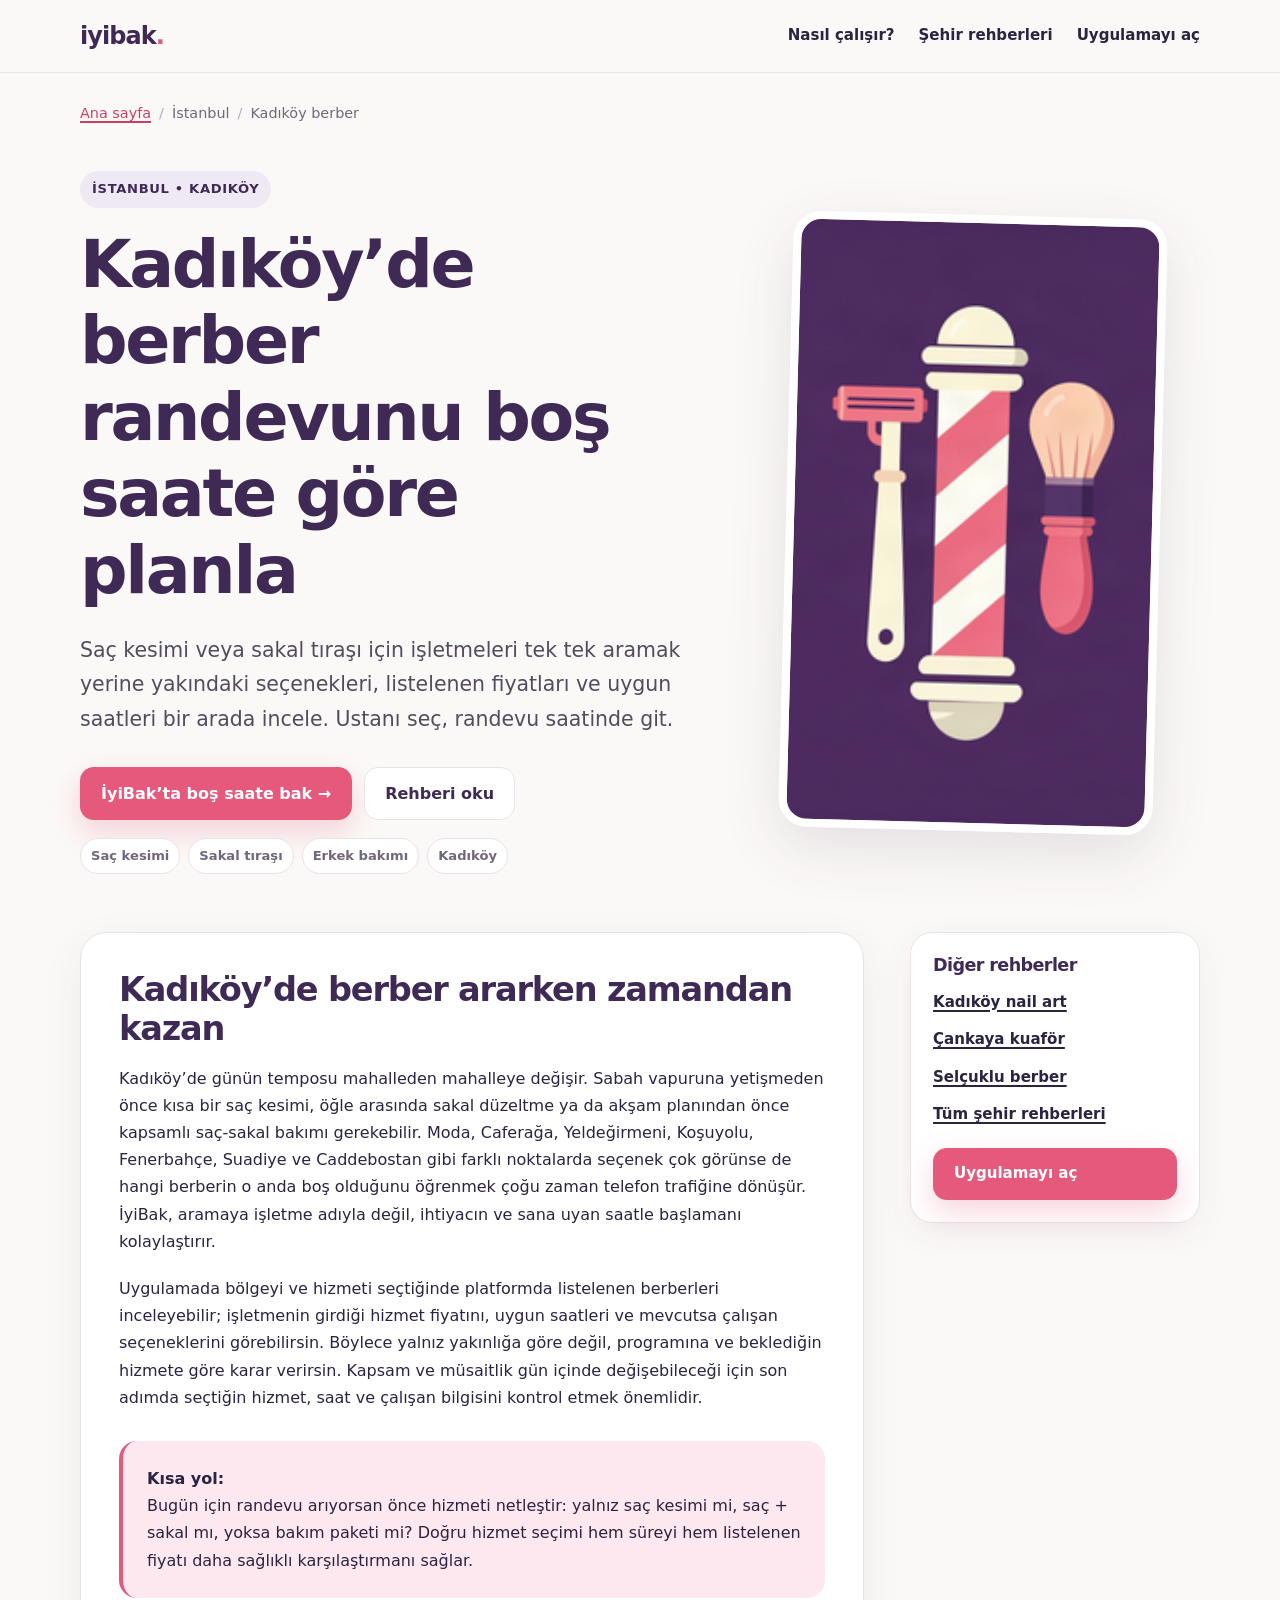
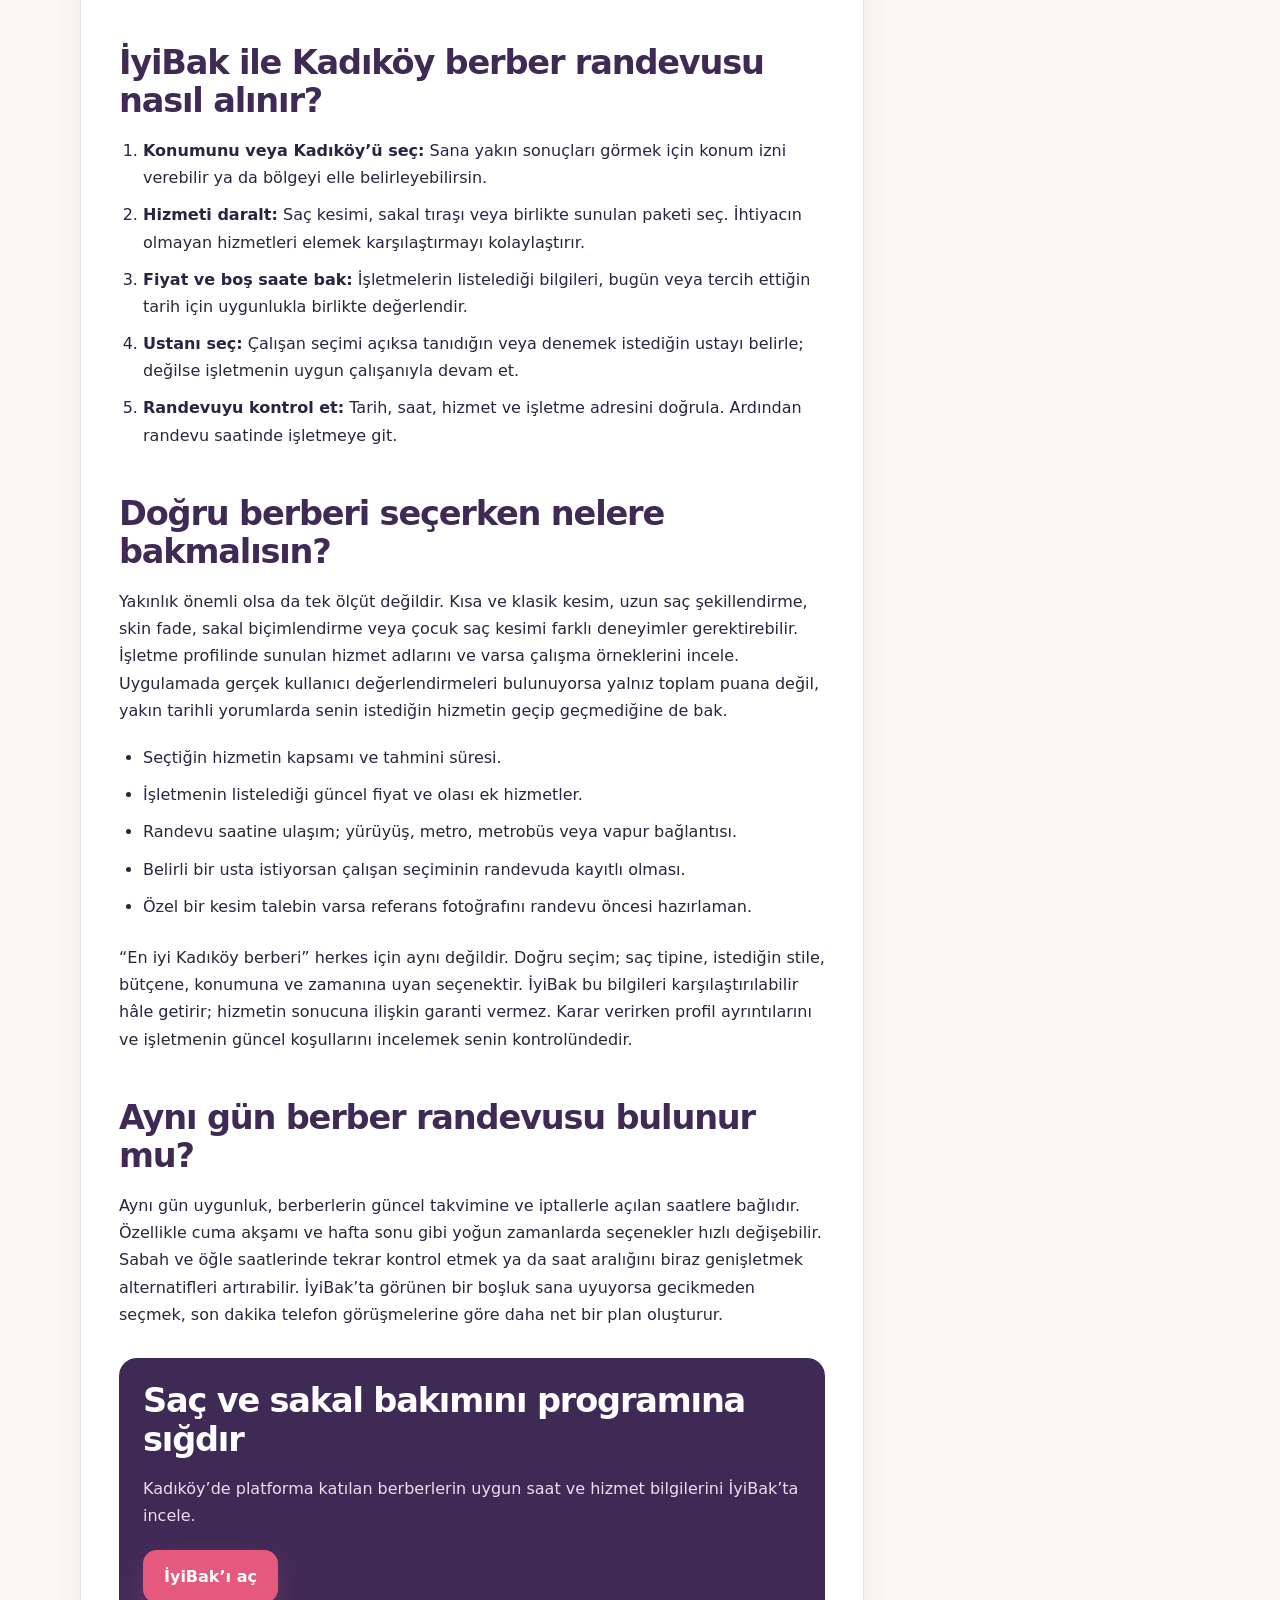
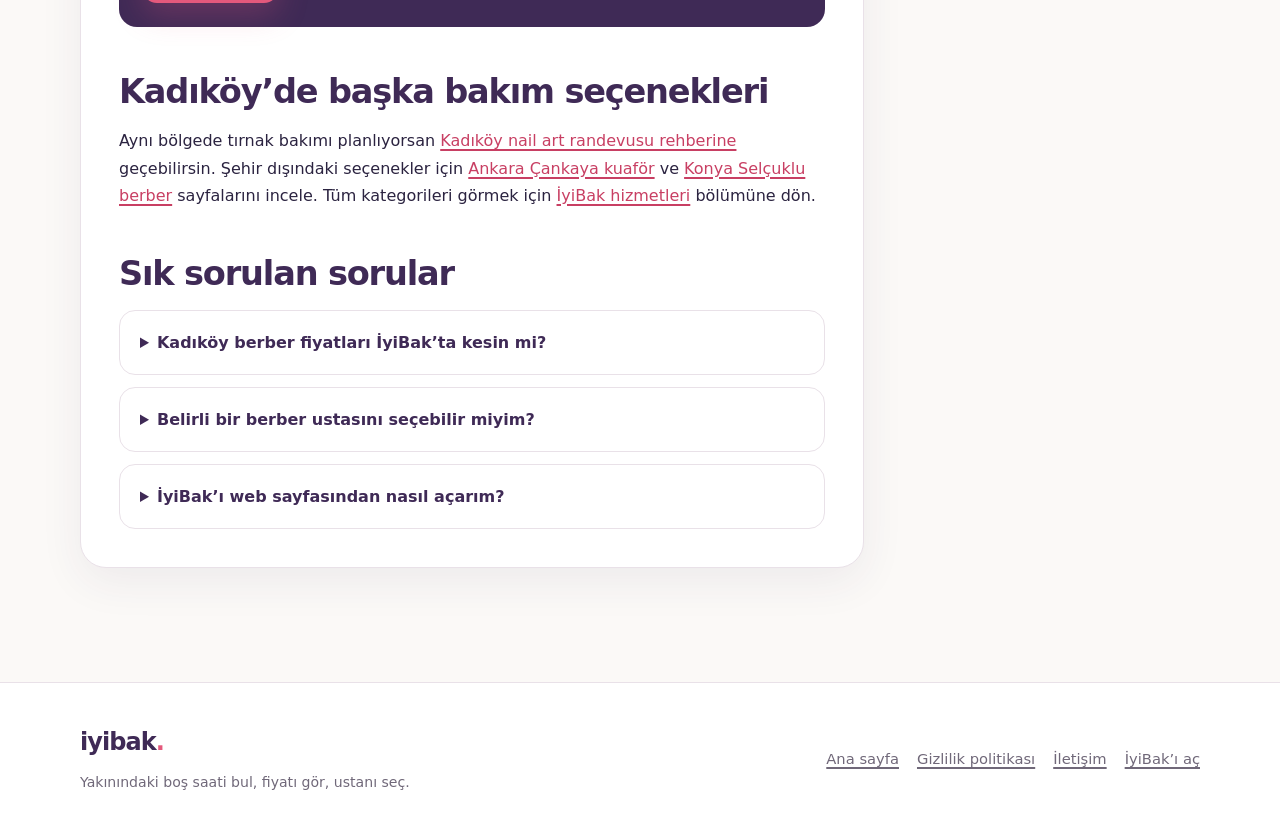
<file: seo/istanbul-kadikoy-berber.html>
<!doctype html>
<html lang="tr">
<head>
  <meta charset="utf-8">
  <meta name="viewport" content="width=device-width, initial-scale=1">
  <title>Kadıköy Berber Randevusu ve Boş Saatler | İyiBak</title>
  <meta name="description" content="Kadıköy’de berber randevusu ara; saç kesimi ve sakal tıraşı için listelenen fiyatları, boş saatleri ve usta seçeneklerini İyiBak’ta gör.">
  <meta name="robots" content="index,follow,max-image-preview:large">
  <meta name="theme-color" content="#3F2A56">
  <link rel="canonical" href="https://sbabadag.github.io/iyibak-legal/seo/istanbul-kadikoy-berber.html">
  <meta property="og:locale" content="tr_TR">
  <meta property="og:type" content="article">
  <meta property="og:site_name" content="İyiBak">
  <meta property="og:title" content="Kadıköy Berber Randevusu ve Boş Saatler | İyiBak">
  <meta property="og:description" content="Kadıköy’de saç ve sakal bakımı için boş saati, listelenen fiyatı ve usta seçeneğini tek yerde incele.">
  <meta property="og:url" content="https://sbabadag.github.io/iyibak-legal/seo/istanbul-kadikoy-berber.html">
  <meta name="twitter:card" content="summary_large_image">
  <link rel="stylesheet" href="../site.css">
  <script type="application/ld+json">
  {
    "@context": "https://schema.org",
    "@graph": [
      {
        "@type": "WebPage",
        "@id": "https://sbabadag.github.io/iyibak-legal/seo/istanbul-kadikoy-berber.html#webpage",
        "url": "https://sbabadag.github.io/iyibak-legal/seo/istanbul-kadikoy-berber.html",
        "name": "Kadıköy Berber Randevusu ve Boş Saatler",
        "description": "Kadıköy’de saç kesimi ve sakal tıraşı için berber randevusu planlama rehberi.",
        "inLanguage": "tr-TR"
      },
      {
        "@type": "Service",
        "name": "Kadıköy Berber Randevusu",
        "serviceType": "Berber randevu platformu",
        "provider": {
          "@type": "Organization",
          "name": "İyiBak",
          "url": "https://sbabadag.github.io/iyibak-legal/"
        },
        "areaServed": {
          "@type": "AdministrativeArea",
          "name": "Kadıköy, İstanbul"
        },
        "url": "https://sbabadag.github.io/iyibak-legal/seo/istanbul-kadikoy-berber.html"
      },
      {
        "@type": "BreadcrumbList",
        "itemListElement": [
          {"@type": "ListItem", "position": 1, "name": "İyiBak", "item": "https://sbabadag.github.io/iyibak-legal/"},
          {"@type": "ListItem", "position": 2, "name": "İstanbul", "item": "https://sbabadag.github.io/iyibak-legal/seo/istanbul-kadikoy-berber.html"},
          {"@type": "ListItem", "position": 3, "name": "Kadıköy Berber"}
        ]
      }
    ]
  }
  </script>
</head>
<body>
  <a class="skip-link" href="#icerik">İçeriğe geç</a>
  <header class="site-header">
    <div class="container nav">
      <a class="brand" href="../" aria-label="İyiBak ana sayfa">iyibak<span class="brand-dot">.</span></a>
      <nav class="nav-links" aria-label="Ana menü">
        <a href="../#nasil-calisir">Nasıl çalışır?</a>
        <a href="../#rehberler">Şehir rehberleri</a>
        <a class="nav-cta" href="iyibak://">Uygulamayı aç</a>
      </nav>
    </div>
  </header>

  <main id="icerik">
    <nav class="container breadcrumbs" aria-label="İçerik yolu">
      <ol>
        <li><a href="../">Ana sayfa</a></li>
        <li>İstanbul</li>
        <li aria-current="page">Kadıköy berber</li>
      </ol>
    </nav>

    <section class="container article-hero">
      <div>
        <p class="eyebrow">İstanbul • Kadıköy</p>
        <h1>Kadıköy’de berber randevunu boş saate göre planla</h1>
        <p class="lead">Saç kesimi veya sakal tıraşı için işletmeleri tek tek aramak yerine yakındaki seçenekleri, listelenen fiyatları ve uygun saatleri bir arada incele. Ustanı seç, randevu saatinde git.</p>
        <div class="actions">
          <a class="btn btn-primary" href="iyibak://" aria-label="Kadıköy berber seçenekleri için İyiBak uygulamasını aç">İyiBak’ta boş saate bak →</a>
          <a class="btn btn-secondary" href="#rehber">Rehberi oku</a>
        </div>
        <div class="tag-row" aria-label="İlgili hizmetler">
          <span class="tag">Saç kesimi</span>
          <span class="tag">Sakal tıraşı</span>
          <span class="tag">Erkek bakımı</span>
          <span class="tag">Kadıköy</span>
        </div>
      </div>
      <figure class="article-hero-image">
        <img src="../kategori/berber.png" alt="Kadıköy’de berber ve erkek saç kesimi hizmeti" width="800" height="600">
      </figure>
    </section>

    <section id="rehber" class="container article-section">
      <div class="article-shell">
        <article class="prose">
          <h2>Kadıköy’de berber ararken zamandan kazan</h2>
          <p>Kadıköy’de günün temposu mahalleden mahalleye değişir. Sabah vapuruna yetişmeden önce kısa bir saç kesimi, öğle arasında sakal düzeltme ya da akşam planından önce kapsamlı saç-sakal bakımı gerekebilir. Moda, Caferağa, Yeldeğirmeni, Koşuyolu, Fenerbahçe, Suadiye ve Caddebostan gibi farklı noktalarda seçenek çok görünse de hangi berberin o anda boş olduğunu öğrenmek çoğu zaman telefon trafiğine dönüşür. İyiBak, aramaya işletme adıyla değil, ihtiyacın ve sana uyan saatle başlamanı kolaylaştırır.</p>
          <p>Uygulamada bölgeyi ve hizmeti seçtiğinde platformda listelenen berberleri inceleyebilir; işletmenin girdiği hizmet fiyatını, uygun saatleri ve mevcutsa çalışan seçeneklerini görebilirsin. Böylece yalnız yakınlığa göre değil, programına ve beklediğin hizmete göre karar verirsin. Kapsam ve müsaitlik gün içinde değişebileceği için son adımda seçtiğin hizmet, saat ve çalışan bilgisini kontrol etmek önemlidir.</p>

          <div class="info-box">
            <strong>Kısa yol:</strong>
            <p>Bugün için randevu arıyorsan önce hizmeti netleştir: yalnız saç kesimi mi, saç + sakal mı, yoksa bakım paketi mi? Doğru hizmet seçimi hem süreyi hem listelenen fiyatı daha sağlıklı karşılaştırmanı sağlar.</p>
          </div>

          <h2>İyiBak ile Kadıköy berber randevusu nasıl alınır?</h2>
          <ol>
            <li><strong>Konumunu veya Kadıköy’ü seç:</strong> Sana yakın sonuçları görmek için konum izni verebilir ya da bölgeyi elle belirleyebilirsin.</li>
            <li><strong>Hizmeti daralt:</strong> Saç kesimi, sakal tıraşı veya birlikte sunulan paketi seç. İhtiyacın olmayan hizmetleri elemek karşılaştırmayı kolaylaştırır.</li>
            <li><strong>Fiyat ve boş saate bak:</strong> İşletmelerin listelediği bilgileri, bugün veya tercih ettiğin tarih için uygunlukla birlikte değerlendir.</li>
            <li><strong>Ustanı seç:</strong> Çalışan seçimi açıksa tanıdığın veya denemek istediğin ustayı belirle; değilse işletmenin uygun çalışanıyla devam et.</li>
            <li><strong>Randevuyu kontrol et:</strong> Tarih, saat, hizmet ve işletme adresini doğrula. Ardından randevu saatinde işletmeye git.</li>
          </ol>

          <h2>Doğru berberi seçerken nelere bakmalısın?</h2>
          <p>Yakınlık önemli olsa da tek ölçüt değildir. Kısa ve klasik kesim, uzun saç şekillendirme, skin fade, sakal biçimlendirme veya çocuk saç kesimi farklı deneyimler gerektirebilir. İşletme profilinde sunulan hizmet adlarını ve varsa çalışma örneklerini incele. Uygulamada gerçek kullanıcı değerlendirmeleri bulunuyorsa yalnız toplam puana değil, yakın tarihli yorumlarda senin istediğin hizmetin geçip geçmediğine de bak.</p>
          <ul>
            <li>Seçtiğin hizmetin kapsamı ve tahmini süresi.</li>
            <li>İşletmenin listelediği güncel fiyat ve olası ek hizmetler.</li>
            <li>Randevu saatine ulaşım; yürüyüş, metro, metrobüs veya vapur bağlantısı.</li>
            <li>Belirli bir usta istiyorsan çalışan seçiminin randevuda kayıtlı olması.</li>
            <li>Özel bir kesim talebin varsa referans fotoğrafını randevu öncesi hazırlaman.</li>
          </ul>
          <p>“En iyi Kadıköy berberi” herkes için aynı değildir. Doğru seçim; saç tipine, istediğin stile, bütçene, konumuna ve zamanına uyan seçenektir. İyiBak bu bilgileri karşılaştırılabilir hâle getirir; hizmetin sonucuna ilişkin garanti vermez. Karar verirken profil ayrıntılarını ve işletmenin güncel koşullarını incelemek senin kontrolündedir.</p>

          <h2>Aynı gün berber randevusu bulunur mu?</h2>
          <p>Aynı gün uygunluk, berberlerin güncel takvimine ve iptallerle açılan saatlere bağlıdır. Özellikle cuma akşamı ve hafta sonu gibi yoğun zamanlarda seçenekler hızlı değişebilir. Sabah ve öğle saatlerinde tekrar kontrol etmek ya da saat aralığını biraz genişletmek alternatifleri artırabilir. İyiBak’ta görünen bir boşluk sana uyuyorsa gecikmeden seçmek, son dakika telefon görüşmelerine göre daha net bir plan oluşturur.</p>

          <div class="inline-cta">
            <h2>Saç ve sakal bakımını programına sığdır</h2>
            <p>Kadıköy’de platforma katılan berberlerin uygun saat ve hizmet bilgilerini İyiBak’ta incele.</p>
            <a class="btn btn-primary" href="iyibak://">İyiBak’ı aç</a>
          </div>

          <h2>Kadıköy’de başka bakım seçenekleri</h2>
          <p>Aynı bölgede tırnak bakımı planlıyorsan <a href="istanbul-kadikoy-nail-art.html">Kadıköy nail art randevusu rehberine</a> geçebilirsin. Şehir dışındaki seçenekler için <a href="ankara-cankaya-kuafor.html">Ankara Çankaya kuaför</a> ve <a href="konya-selcuklu-berber.html">Konya Selçuklu berber</a> sayfalarını incele. Tüm kategorileri görmek için <a href="../#hizmetler">İyiBak hizmetleri</a> bölümüne dön.</p>

          <h2>Sık sorulan sorular</h2>
          <div class="faq-list">
            <details>
              <summary>Kadıköy berber fiyatları İyiBak’ta kesin mi?</summary>
              <p>Fiyatlar işletmeler tarafından listelenir ve hizmet kapsamına göre değişebilir. Randevuyu onaylamadan önce hizmet adını ve güncel fiyatı kontrol et; ek talebin varsa işletmeyle netleştir.</p>
            </details>
            <details>
              <summary>Belirli bir berber ustasını seçebilir miyim?</summary>
              <p>İşletme çalışan seçimini açtıysa uygun saatler arasından tercih yapabilirsin. Çalışan seçimi sunulmuyorsa randevu işletmenin uygun ekibine atanabilir.</p>
            </details>
            <details>
              <summary>İyiBak’ı web sayfasından nasıl açarım?</summary>
              <p>Bu sayfadaki “İyiBak’ı aç” düğmesi <code>iyibak://</code> derin bağlantısını kullanır. Uygulama cihazında yüklüyse doğrudan açılır.</p>
            </details>
          </div>
        </article>

        <aside class="card side-nav" aria-label="Diğer şehir ve hizmet rehberleri">
          <h2>Diğer rehberler</h2>
          <ul>
            <li><a href="istanbul-kadikoy-nail-art.html">Kadıköy nail art</a></li>
            <li><a href="ankara-cankaya-kuafor.html">Çankaya kuaför</a></li>
            <li><a href="konya-selcuklu-berber.html">Selçuklu berber</a></li>
            <li><a href="../#rehberler">Tüm şehir rehberleri</a></li>
          </ul>
          <a class="btn btn-primary" href="iyibak://">Uygulamayı aç</a>
        </aside>
      </div>
    </section>
  </main>

  <footer class="site-footer">
    <div class="container footer-grid">
      <div>
        <a class="brand" href="../">iyibak<span class="brand-dot">.</span></a>
        <p class="footer-copy">Yakınındaki boş saati bul, fiyatı gör, ustanı seç.</p>
      </div>
      <nav class="footer-links" aria-label="Alt menü">
        <a href="../">Ana sayfa</a>
        <a href="../privacy.html">Gizlilik politikası</a>
        <a href="mailto:sbabadag@gmail.com">İletişim</a>
        <a href="iyibak://">İyiBak’ı aç</a>
      </nav>
    </div>
  </footer>
</body>
</html>
</file>
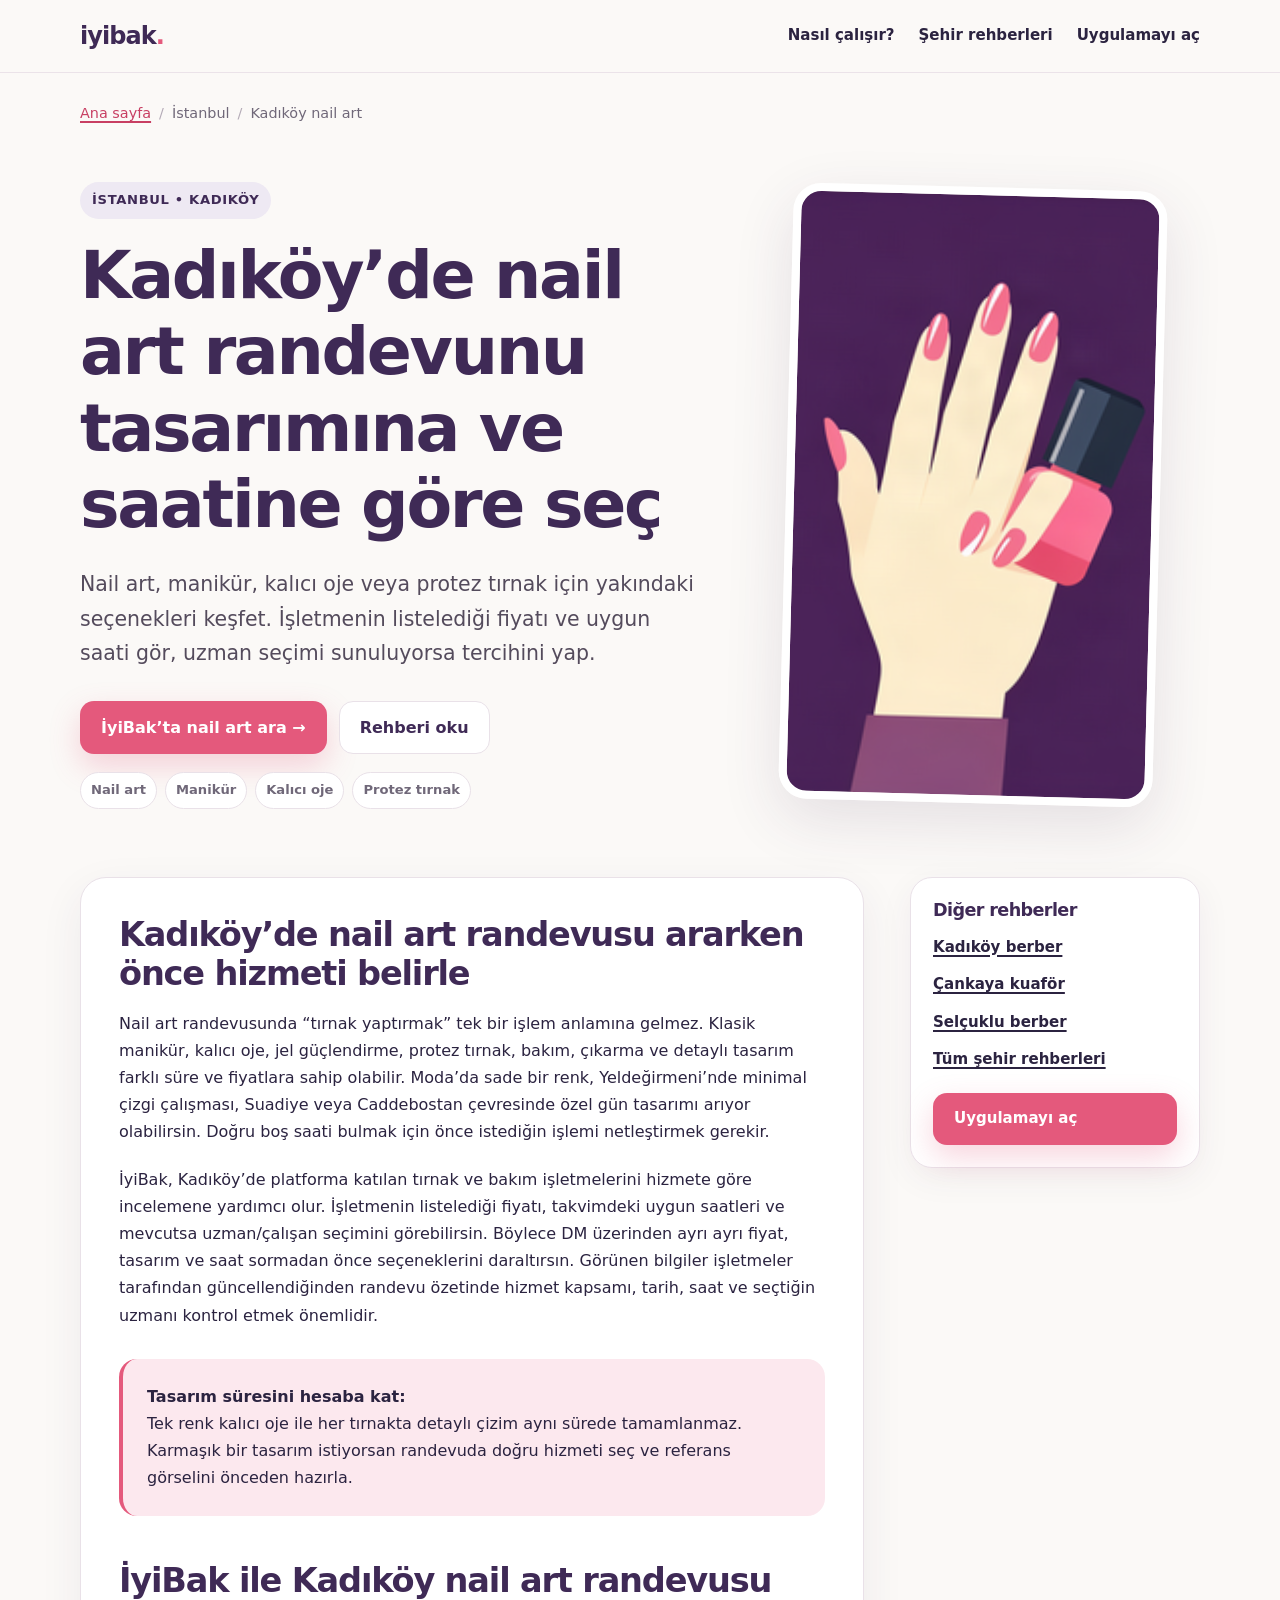
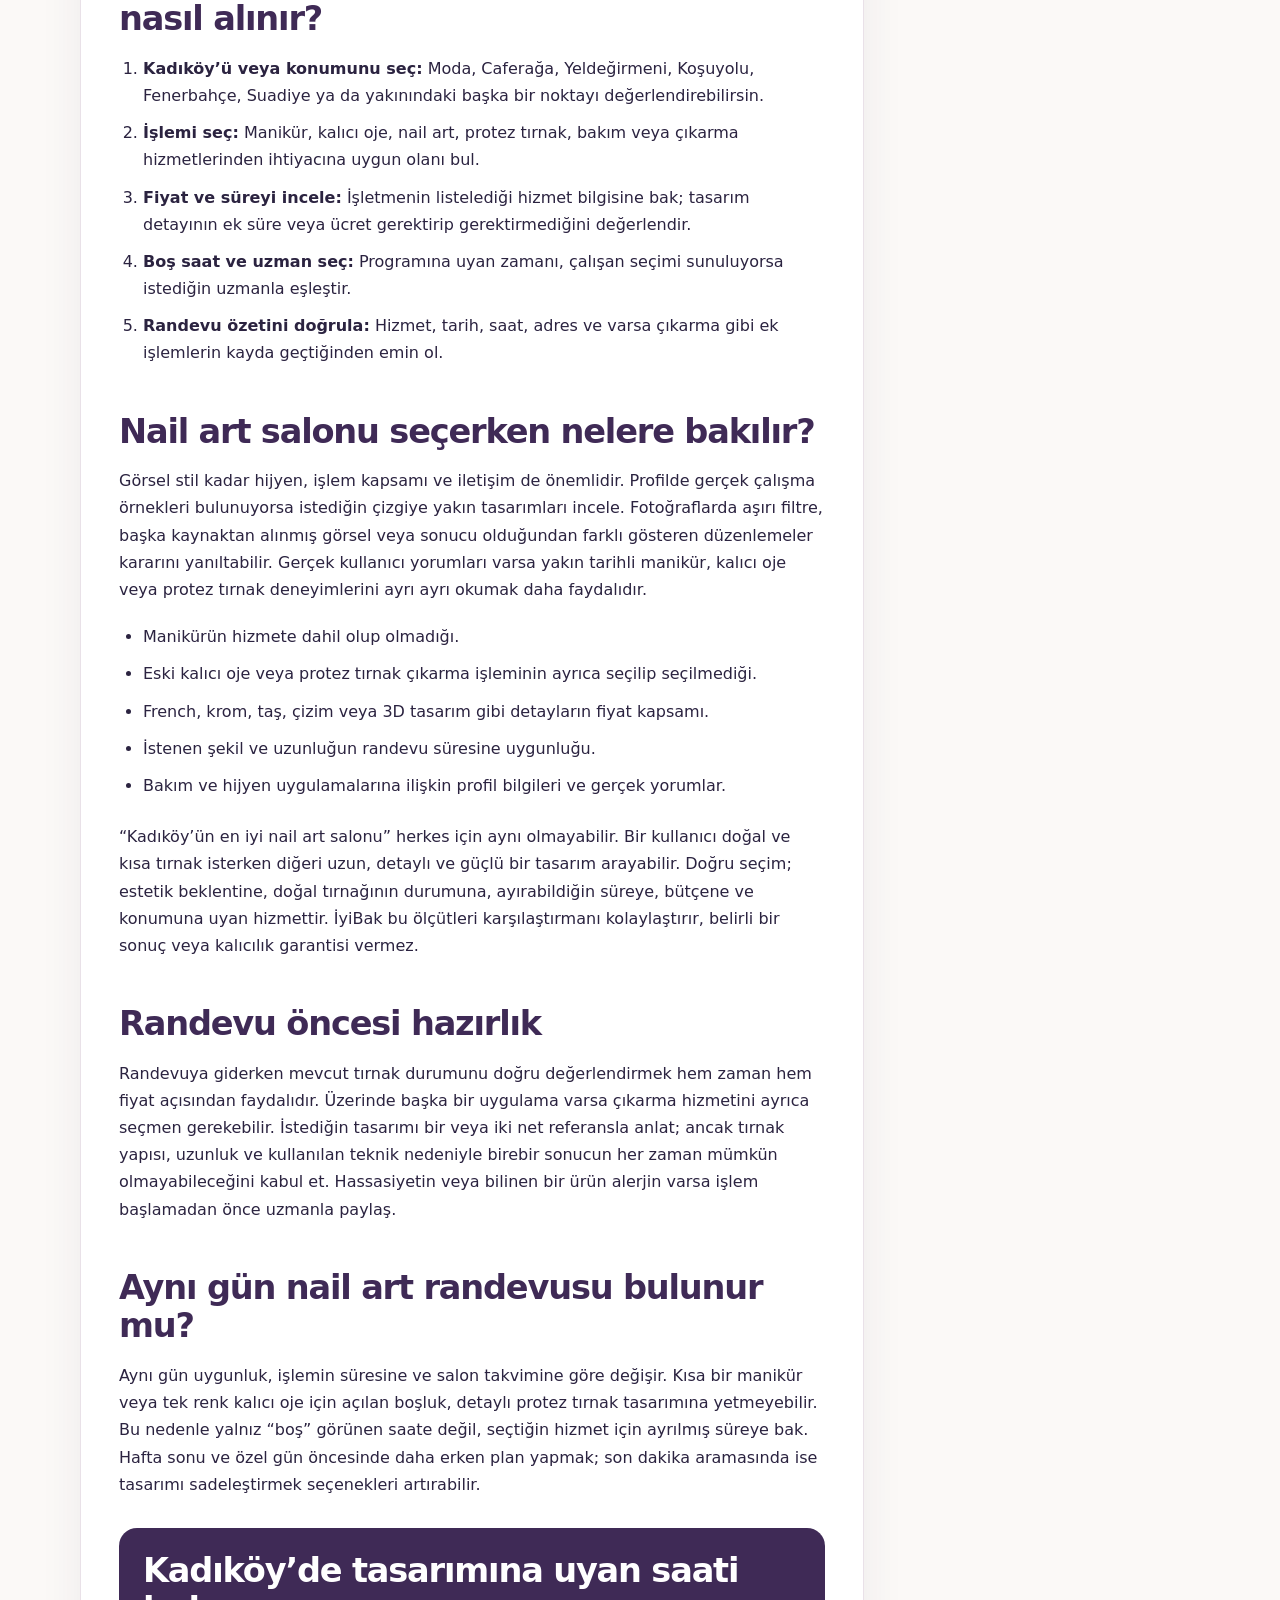
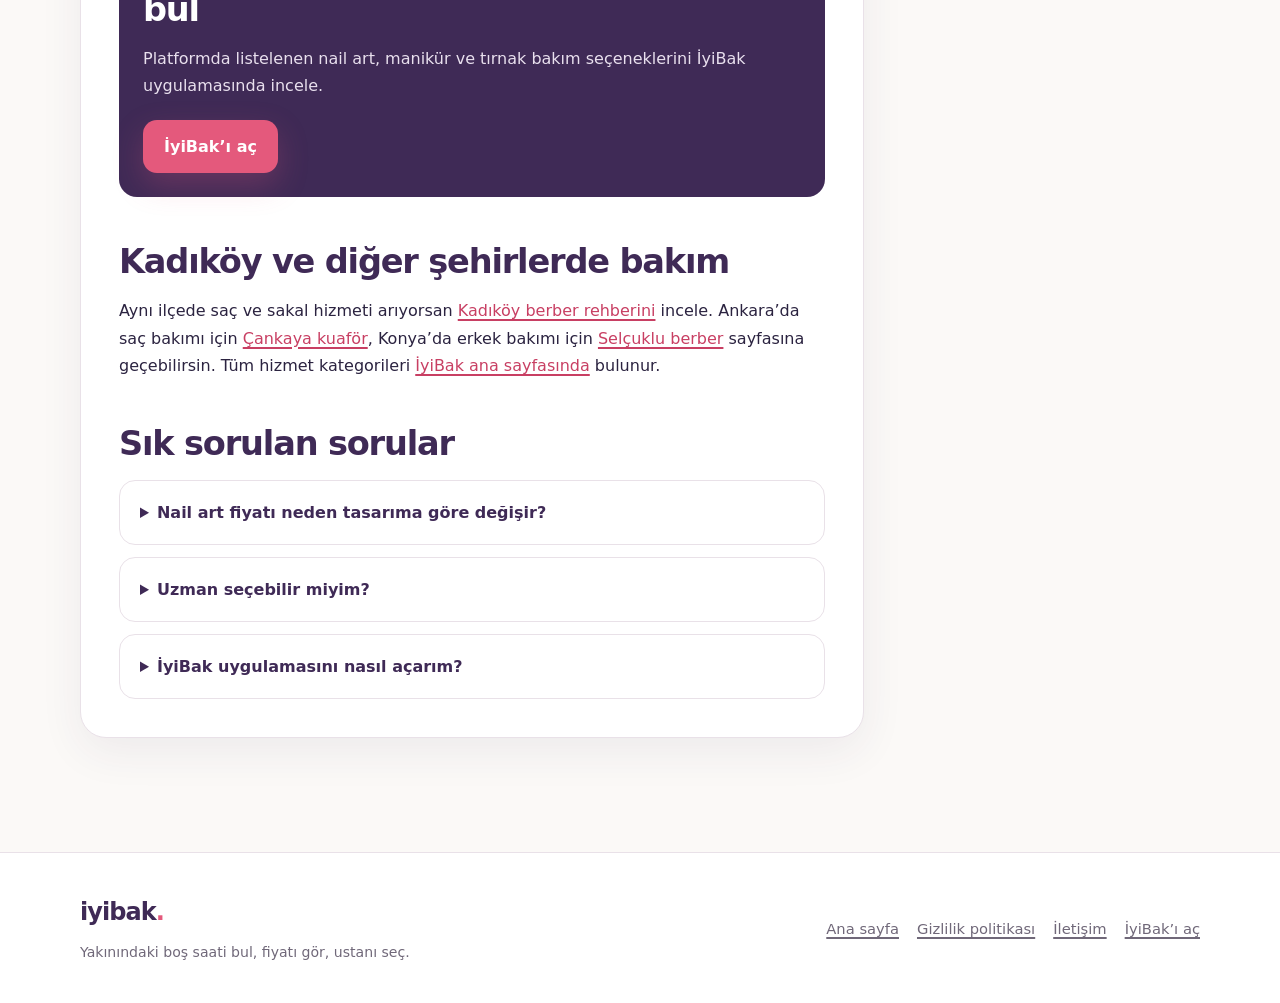
<file: seo/istanbul-kadikoy-nail-art.html>
<!doctype html>
<html lang="tr">
<head>
  <meta charset="utf-8">
  <meta name="viewport" content="width=device-width, initial-scale=1">
  <title>Kadıköy Nail Art ve Manikür Randevusu | İyiBak</title>
  <meta name="description" content="Kadıköy’de nail art ve manikür randevusu ara; kalıcı oje, protez tırnak ve tasarım için listelenen fiyatları, boş saatleri ve uzmanları gör.">
  <meta name="robots" content="index,follow,max-image-preview:large">
  <meta name="theme-color" content="#3F2A56">
  <link rel="canonical" href="https://sbabadag.github.io/iyibak-legal/seo/istanbul-kadikoy-nail-art.html">
  <meta property="og:locale" content="tr_TR">
  <meta property="og:type" content="article">
  <meta property="og:site_name" content="İyiBak">
  <meta property="og:title" content="Kadıköy Nail Art ve Manikür Randevusu | İyiBak">
  <meta property="og:description" content="Kadıköy’de nail art, manikür ve kalıcı oje için boş saati, listelenen fiyatı ve uzman seçeneğini incele.">
  <meta property="og:url" content="https://sbabadag.github.io/iyibak-legal/seo/istanbul-kadikoy-nail-art.html">
  <meta name="twitter:card" content="summary_large_image">
  <link rel="stylesheet" href="../site.css">
  <script type="application/ld+json">
  {
    "@context": "https://schema.org",
    "@graph": [
      {
        "@type": "WebPage",
        "@id": "https://sbabadag.github.io/iyibak-legal/seo/istanbul-kadikoy-nail-art.html#webpage",
        "url": "https://sbabadag.github.io/iyibak-legal/seo/istanbul-kadikoy-nail-art.html",
        "name": "Kadıköy Nail Art ve Manikür Randevusu",
        "description": "Kadıköy’de nail art, manikür, kalıcı oje ve protez tırnak randevusu planlama rehberi.",
        "inLanguage": "tr-TR"
      },
      {
        "@type": "Service",
        "name": "Kadıköy Nail Art Randevusu",
        "serviceType": "Nail art ve manikür randevu platformu",
        "provider": {
          "@type": "Organization",
          "name": "İyiBak",
          "url": "https://sbabadag.github.io/iyibak-legal/"
        },
        "areaServed": {
          "@type": "AdministrativeArea",
          "name": "Kadıköy, İstanbul"
        },
        "url": "https://sbabadag.github.io/iyibak-legal/seo/istanbul-kadikoy-nail-art.html"
      },
      {
        "@type": "BreadcrumbList",
        "itemListElement": [
          {"@type": "ListItem", "position": 1, "name": "İyiBak", "item": "https://sbabadag.github.io/iyibak-legal/"},
          {"@type": "ListItem", "position": 2, "name": "İstanbul", "item": "https://sbabadag.github.io/iyibak-legal/seo/istanbul-kadikoy-nail-art.html"},
          {"@type": "ListItem", "position": 3, "name": "Kadıköy Nail Art"}
        ]
      }
    ]
  }
  </script>
</head>
<body>
  <a class="skip-link" href="#icerik">İçeriğe geç</a>
  <header class="site-header">
    <div class="container nav">
      <a class="brand" href="../" aria-label="İyiBak ana sayfa">iyibak<span class="brand-dot">.</span></a>
      <nav class="nav-links" aria-label="Ana menü">
        <a href="../#nasil-calisir">Nasıl çalışır?</a>
        <a href="../#rehberler">Şehir rehberleri</a>
        <a class="nav-cta" href="iyibak://">Uygulamayı aç</a>
      </nav>
    </div>
  </header>

  <main id="icerik">
    <nav class="container breadcrumbs" aria-label="İçerik yolu">
      <ol>
        <li><a href="../">Ana sayfa</a></li>
        <li>İstanbul</li>
        <li aria-current="page">Kadıköy nail art</li>
      </ol>
    </nav>

    <section class="container article-hero">
      <div>
        <p class="eyebrow">İstanbul • Kadıköy</p>
        <h1>Kadıköy’de nail art randevunu tasarımına ve saatine göre seç</h1>
        <p class="lead">Nail art, manikür, kalıcı oje veya protez tırnak için yakındaki seçenekleri keşfet. İşletmenin listelediği fiyatı ve uygun saati gör, uzman seçimi sunuluyorsa tercihini yap.</p>
        <div class="actions">
          <a class="btn btn-primary" href="iyibak://" aria-label="Kadıköy nail art seçenekleri için İyiBak uygulamasını aç">İyiBak’ta nail art ara →</a>
          <a class="btn btn-secondary" href="#rehber">Rehberi oku</a>
        </div>
        <div class="tag-row" aria-label="İlgili hizmetler">
          <span class="tag">Nail art</span>
          <span class="tag">Manikür</span>
          <span class="tag">Kalıcı oje</span>
          <span class="tag">Protez tırnak</span>
        </div>
      </div>
      <figure class="article-hero-image">
        <img src="../kategori/tirnak.png" alt="Kadıköy’de nail art, manikür ve tırnak tasarımı" width="800" height="600">
      </figure>
    </section>

    <section id="rehber" class="container article-section">
      <div class="article-shell">
        <article class="prose">
          <h2>Kadıköy’de nail art randevusu ararken önce hizmeti belirle</h2>
          <p>Nail art randevusunda “tırnak yaptırmak” tek bir işlem anlamına gelmez. Klasik manikür, kalıcı oje, jel güçlendirme, protez tırnak, bakım, çıkarma ve detaylı tasarım farklı süre ve fiyatlara sahip olabilir. Moda’da sade bir renk, Yeldeğirmeni’nde minimal çizgi çalışması, Suadiye veya Caddebostan çevresinde özel gün tasarımı arıyor olabilirsin. Doğru boş saati bulmak için önce istediğin işlemi netleştirmek gerekir.</p>
          <p>İyiBak, Kadıköy’de platforma katılan tırnak ve bakım işletmelerini hizmete göre incelemene yardımcı olur. İşletmenin listelediği fiyatı, takvimdeki uygun saatleri ve mevcutsa uzman/çalışan seçimini görebilirsin. Böylece DM üzerinden ayrı ayrı fiyat, tasarım ve saat sormadan önce seçeneklerini daraltırsın. Görünen bilgiler işletmeler tarafından güncellendiğinden randevu özetinde hizmet kapsamı, tarih, saat ve seçtiğin uzmanı kontrol etmek önemlidir.</p>

          <div class="info-box">
            <strong>Tasarım süresini hesaba kat:</strong>
            <p>Tek renk kalıcı oje ile her tırnakta detaylı çizim aynı sürede tamamlanmaz. Karmaşık bir tasarım istiyorsan randevuda doğru hizmeti seç ve referans görselini önceden hazırla.</p>
          </div>

          <h2>İyiBak ile Kadıköy nail art randevusu nasıl alınır?</h2>
          <ol>
            <li><strong>Kadıköy’ü veya konumunu seç:</strong> Moda, Caferağa, Yeldeğirmeni, Koşuyolu, Fenerbahçe, Suadiye ya da yakınındaki başka bir noktayı değerlendirebilirsin.</li>
            <li><strong>İşlemi seç:</strong> Manikür, kalıcı oje, nail art, protez tırnak, bakım veya çıkarma hizmetlerinden ihtiyacına uygun olanı bul.</li>
            <li><strong>Fiyat ve süreyi incele:</strong> İşletmenin listelediği hizmet bilgisine bak; tasarım detayının ek süre veya ücret gerektirip gerektirmediğini değerlendir.</li>
            <li><strong>Boş saat ve uzman seç:</strong> Programına uyan zamanı, çalışan seçimi sunuluyorsa istediğin uzmanla eşleştir.</li>
            <li><strong>Randevu özetini doğrula:</strong> Hizmet, tarih, saat, adres ve varsa çıkarma gibi ek işlemlerin kayda geçtiğinden emin ol.</li>
          </ol>

          <h2>Nail art salonu seçerken nelere bakılır?</h2>
          <p>Görsel stil kadar hijyen, işlem kapsamı ve iletişim de önemlidir. Profilde gerçek çalışma örnekleri bulunuyorsa istediğin çizgiye yakın tasarımları incele. Fotoğraflarda aşırı filtre, başka kaynaktan alınmış görsel veya sonucu olduğundan farklı gösteren düzenlemeler kararını yanıltabilir. Gerçek kullanıcı yorumları varsa yakın tarihli manikür, kalıcı oje veya protez tırnak deneyimlerini ayrı ayrı okumak daha faydalıdır.</p>
          <ul>
            <li>Manikürün hizmete dahil olup olmadığı.</li>
            <li>Eski kalıcı oje veya protez tırnak çıkarma işleminin ayrıca seçilip seçilmediği.</li>
            <li>French, krom, taş, çizim veya 3D tasarım gibi detayların fiyat kapsamı.</li>
            <li>İstenen şekil ve uzunluğun randevu süresine uygunluğu.</li>
            <li>Bakım ve hijyen uygulamalarına ilişkin profil bilgileri ve gerçek yorumlar.</li>
          </ul>
          <p>“Kadıköy’ün en iyi nail art salonu” herkes için aynı olmayabilir. Bir kullanıcı doğal ve kısa tırnak isterken diğeri uzun, detaylı ve güçlü bir tasarım arayabilir. Doğru seçim; estetik beklentine, doğal tırnağının durumuna, ayırabildiğin süreye, bütçene ve konumuna uyan hizmettir. İyiBak bu ölçütleri karşılaştırmanı kolaylaştırır, belirli bir sonuç veya kalıcılık garantisi vermez.</p>

          <h2>Randevu öncesi hazırlık</h2>
          <p>Randevuya giderken mevcut tırnak durumunu doğru değerlendirmek hem zaman hem fiyat açısından faydalıdır. Üzerinde başka bir uygulama varsa çıkarma hizmetini ayrıca seçmen gerekebilir. İstediğin tasarımı bir veya iki net referansla anlat; ancak tırnak yapısı, uzunluk ve kullanılan teknik nedeniyle birebir sonucun her zaman mümkün olmayabileceğini kabul et. Hassasiyetin veya bilinen bir ürün alerjin varsa işlem başlamadan önce uzmanla paylaş.</p>

          <h2>Aynı gün nail art randevusu bulunur mu?</h2>
          <p>Aynı gün uygunluk, işlemin süresine ve salon takvimine göre değişir. Kısa bir manikür veya tek renk kalıcı oje için açılan boşluk, detaylı protez tırnak tasarımına yetmeyebilir. Bu nedenle yalnız “boş” görünen saate değil, seçtiğin hizmet için ayrılmış süreye bak. Hafta sonu ve özel gün öncesinde daha erken plan yapmak; son dakika aramasında ise tasarımı sadeleştirmek seçenekleri artırabilir.</p>

          <div class="inline-cta">
            <h2>Kadıköy’de tasarımına uyan saati bul</h2>
            <p>Platformda listelenen nail art, manikür ve tırnak bakım seçeneklerini İyiBak uygulamasında incele.</p>
            <a class="btn btn-primary" href="iyibak://">İyiBak’ı aç</a>
          </div>

          <h2>Kadıköy ve diğer şehirlerde bakım</h2>
          <p>Aynı ilçede saç ve sakal hizmeti arıyorsan <a href="istanbul-kadikoy-berber.html">Kadıköy berber rehberini</a> incele. Ankara’da saç bakımı için <a href="ankara-cankaya-kuafor.html">Çankaya kuaför</a>, Konya’da erkek bakımı için <a href="konya-selcuklu-berber.html">Selçuklu berber</a> sayfasına geçebilirsin. Tüm hizmet kategorileri <a href="../#hizmetler">İyiBak ana sayfasında</a> bulunur.</p>

          <h2>Sık sorulan sorular</h2>
          <div class="faq-list">
            <details>
              <summary>Nail art fiyatı neden tasarıma göre değişir?</summary>
              <p>Çizim sayısı, kullanılan teknik, malzeme, tırnak uzunluğu, protez veya çıkarma işlemi süreyi ve kapsamı değiştirebilir. İşletmenin listediği hizmeti incele ve özel tasarımını işlem öncesinde netleştir.</p>
            </details>
            <details>
              <summary>Uzman seçebilir miyim?</summary>
              <p>İşletme çalışan seçimini açtıysa uygun saatler arasından tercih yapabilirsin. Seçenek görünmüyorsa randevu, işletmenin uygun uzmanına atanabilir.</p>
            </details>
            <details>
              <summary>İyiBak uygulamasını nasıl açarım?</summary>
              <p>Sayfadaki düğmeler <code>iyibak://</code> derin bağlantısını kullanır. Uygulama telefonunda yüklüyse dokunduğunda doğrudan İyiBak açılır.</p>
            </details>
          </div>
        </article>

        <aside class="card side-nav" aria-label="Diğer şehir ve hizmet rehberleri">
          <h2>Diğer rehberler</h2>
          <ul>
            <li><a href="istanbul-kadikoy-berber.html">Kadıköy berber</a></li>
            <li><a href="ankara-cankaya-kuafor.html">Çankaya kuaför</a></li>
            <li><a href="konya-selcuklu-berber.html">Selçuklu berber</a></li>
            <li><a href="../#rehberler">Tüm şehir rehberleri</a></li>
          </ul>
          <a class="btn btn-primary" href="iyibak://">Uygulamayı aç</a>
        </aside>
      </div>
    </section>
  </main>

  <footer class="site-footer">
    <div class="container footer-grid">
      <div>
        <a class="brand" href="../">iyibak<span class="brand-dot">.</span></a>
        <p class="footer-copy">Yakınındaki boş saati bul, fiyatı gör, ustanı seç.</p>
      </div>
      <nav class="footer-links" aria-label="Alt menü">
        <a href="../">Ana sayfa</a>
        <a href="../privacy.html">Gizlilik politikası</a>
        <a href="mailto:sbabadag@gmail.com">İletişim</a>
        <a href="iyibak://">İyiBak’ı aç</a>
      </nav>
    </div>
  </footer>
</body>
</html>
</file>
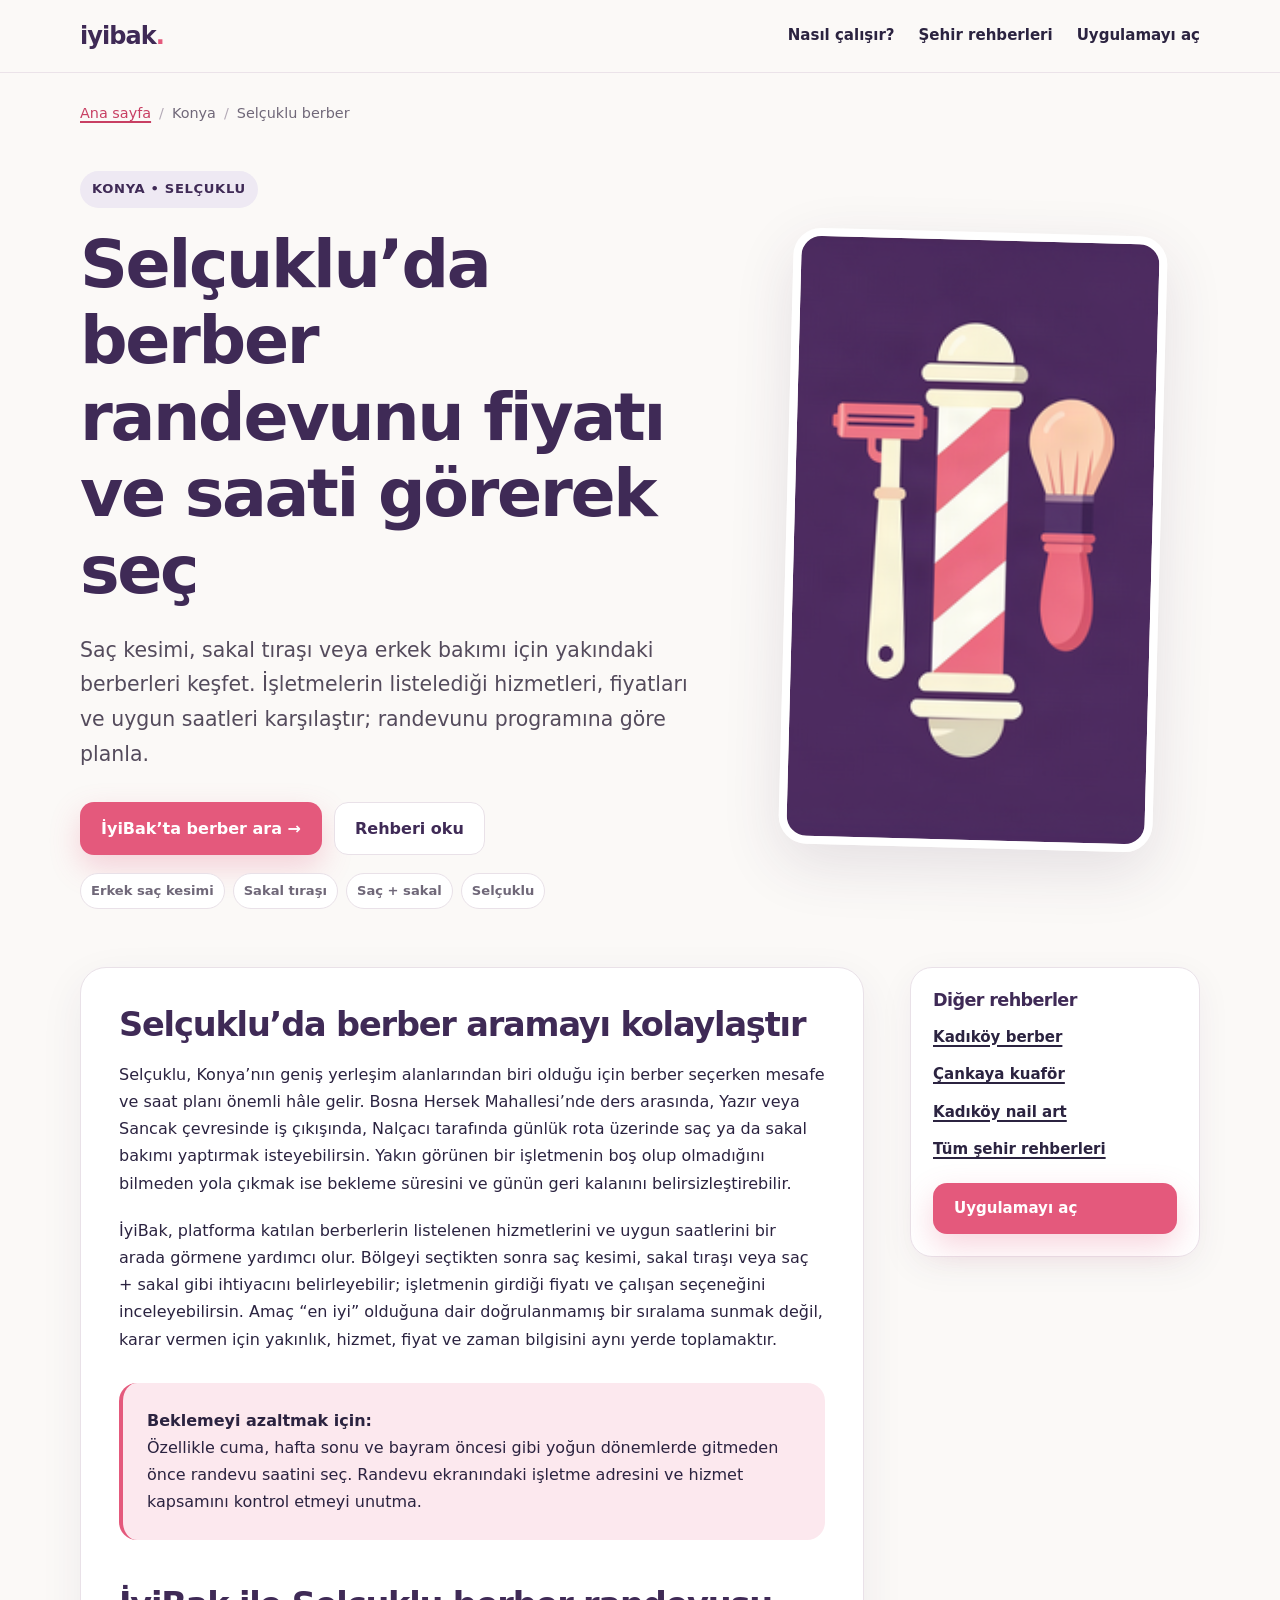
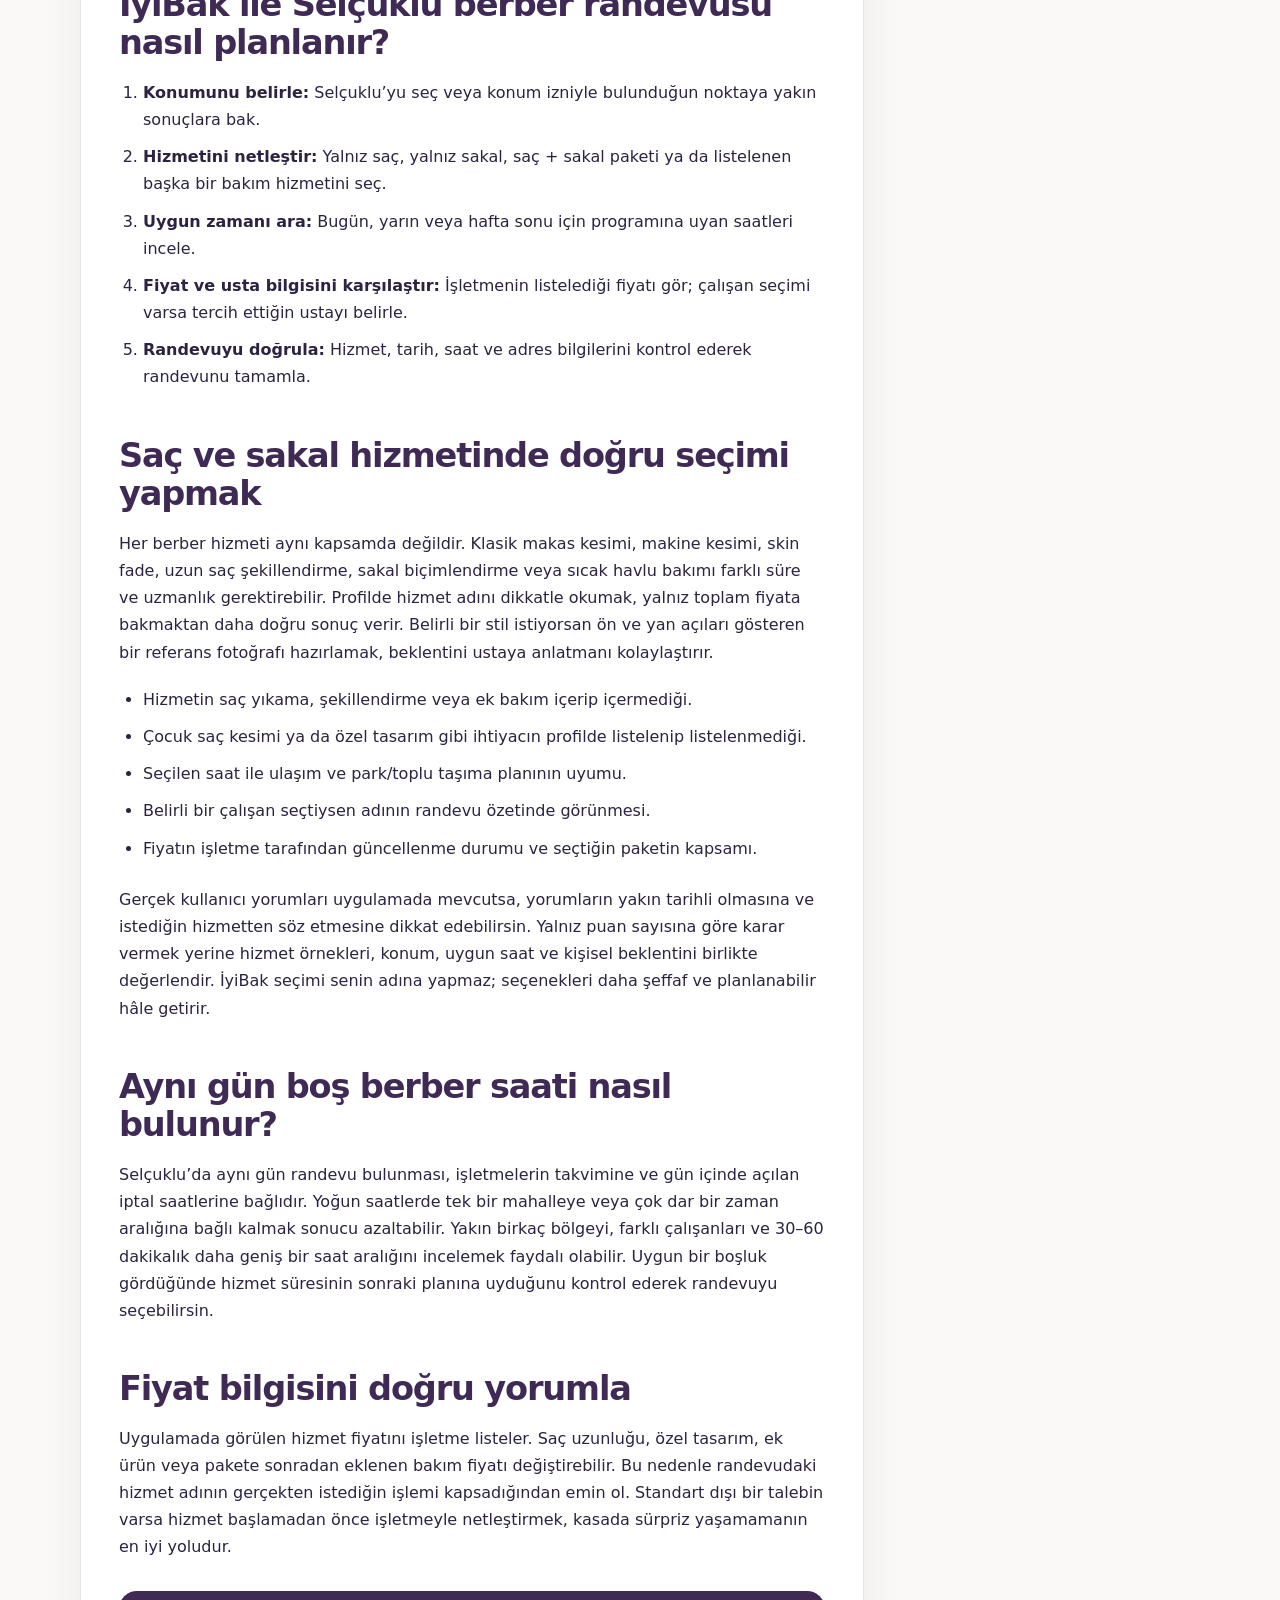
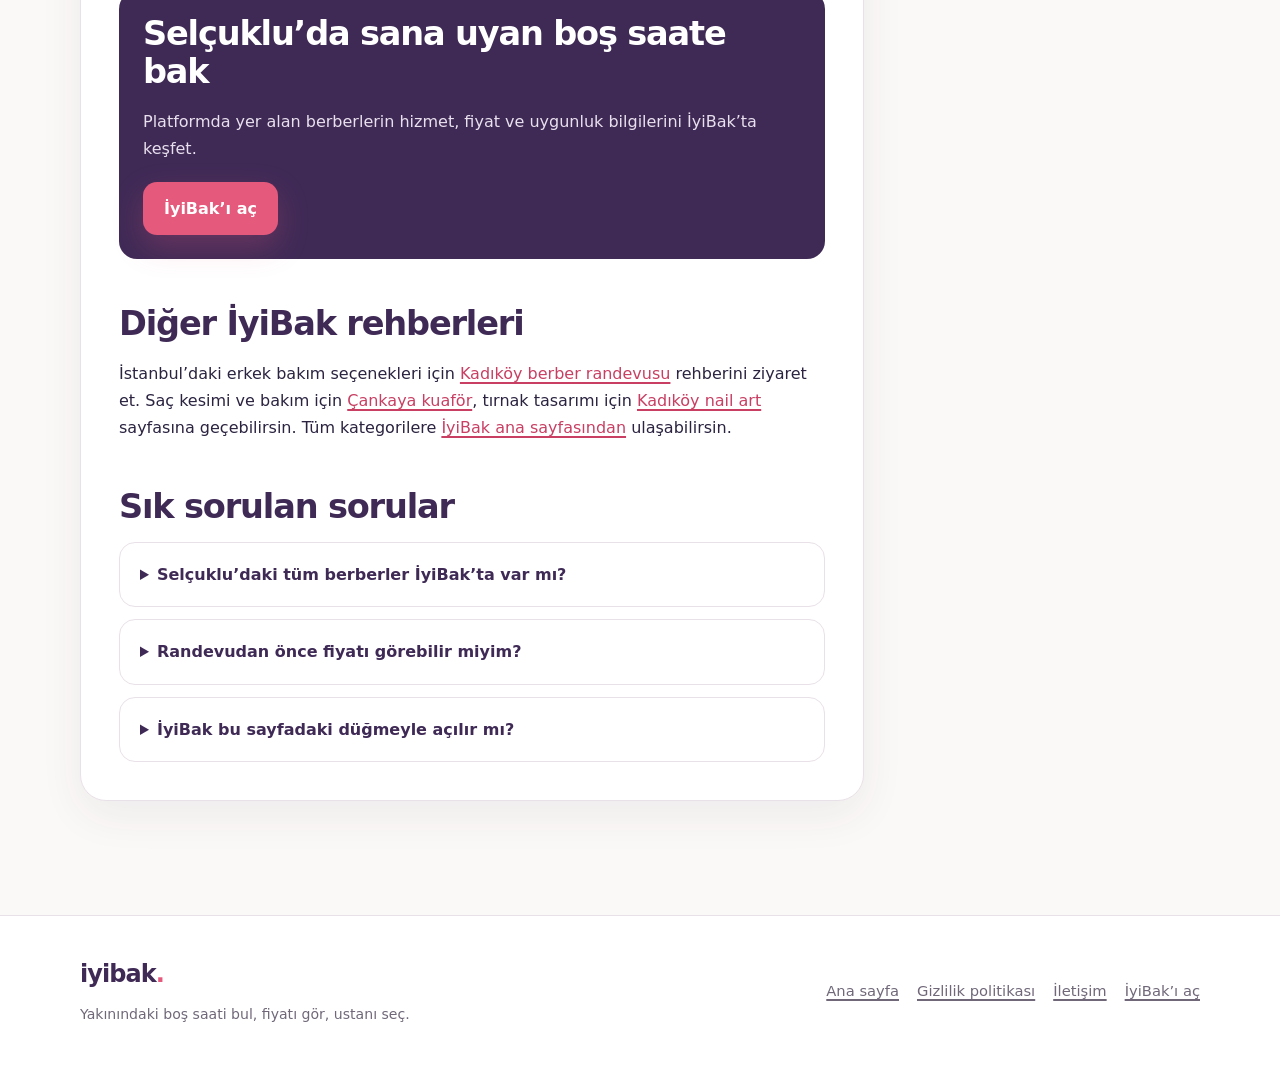
<file: seo/konya-selcuklu-berber.html>
<!doctype html>
<html lang="tr">
<head>
  <meta charset="utf-8">
  <meta name="viewport" content="width=device-width, initial-scale=1">
  <title>Selçuklu Berber Randevusu ve Boş Saatler | İyiBak</title>
  <meta name="description" content="Konya Selçuklu’da berber randevusu ara; saç kesimi, sakal tıraşı ve erkek bakımı için listelenen fiyatları, boş saatleri ve usta seçeneklerini gör.">
  <meta name="robots" content="index,follow,max-image-preview:large">
  <meta name="theme-color" content="#3F2A56">
  <link rel="canonical" href="https://sbabadag.github.io/iyibak-legal/seo/konya-selcuklu-berber.html">
  <meta property="og:locale" content="tr_TR">
  <meta property="og:type" content="article">
  <meta property="og:site_name" content="İyiBak">
  <meta property="og:title" content="Selçuklu Berber Randevusu ve Boş Saatler | İyiBak">
  <meta property="og:description" content="Konya Selçuklu’da saç ve sakal bakımı için boş saati, listelenen fiyatı ve usta seçeneğini tek yerde incele.">
  <meta property="og:url" content="https://sbabadag.github.io/iyibak-legal/seo/konya-selcuklu-berber.html">
  <meta name="twitter:card" content="summary_large_image">
  <link rel="stylesheet" href="../site.css">
  <script type="application/ld+json">
  {
    "@context": "https://schema.org",
    "@graph": [
      {
        "@type": "WebPage",
        "@id": "https://sbabadag.github.io/iyibak-legal/seo/konya-selcuklu-berber.html#webpage",
        "url": "https://sbabadag.github.io/iyibak-legal/seo/konya-selcuklu-berber.html",
        "name": "Selçuklu Berber Randevusu ve Boş Saatler",
        "description": "Konya Selçuklu’da saç kesimi, sakal tıraşı ve erkek bakımı için berber randevusu planlama rehberi.",
        "inLanguage": "tr-TR"
      },
      {
        "@type": "Service",
        "name": "Selçuklu Berber Randevusu",
        "serviceType": "Berber randevu platformu",
        "provider": {
          "@type": "Organization",
          "name": "İyiBak",
          "url": "https://sbabadag.github.io/iyibak-legal/"
        },
        "areaServed": {
          "@type": "AdministrativeArea",
          "name": "Selçuklu, Konya"
        },
        "url": "https://sbabadag.github.io/iyibak-legal/seo/konya-selcuklu-berber.html"
      },
      {
        "@type": "BreadcrumbList",
        "itemListElement": [
          {"@type": "ListItem", "position": 1, "name": "İyiBak", "item": "https://sbabadag.github.io/iyibak-legal/"},
          {"@type": "ListItem", "position": 2, "name": "Konya", "item": "https://sbabadag.github.io/iyibak-legal/seo/konya-selcuklu-berber.html"},
          {"@type": "ListItem", "position": 3, "name": "Selçuklu Berber"}
        ]
      }
    ]
  }
  </script>
</head>
<body>
  <a class="skip-link" href="#icerik">İçeriğe geç</a>
  <header class="site-header">
    <div class="container nav">
      <a class="brand" href="../" aria-label="İyiBak ana sayfa">iyibak<span class="brand-dot">.</span></a>
      <nav class="nav-links" aria-label="Ana menü">
        <a href="../#nasil-calisir">Nasıl çalışır?</a>
        <a href="../#rehberler">Şehir rehberleri</a>
        <a class="nav-cta" href="iyibak://">Uygulamayı aç</a>
      </nav>
    </div>
  </header>

  <main id="icerik">
    <nav class="container breadcrumbs" aria-label="İçerik yolu">
      <ol>
        <li><a href="../">Ana sayfa</a></li>
        <li>Konya</li>
        <li aria-current="page">Selçuklu berber</li>
      </ol>
    </nav>

    <section class="container article-hero">
      <div>
        <p class="eyebrow">Konya • Selçuklu</p>
        <h1>Selçuklu’da berber randevunu fiyatı ve saati görerek seç</h1>
        <p class="lead">Saç kesimi, sakal tıraşı veya erkek bakımı için yakındaki berberleri keşfet. İşletmelerin listelediği hizmetleri, fiyatları ve uygun saatleri karşılaştır; randevunu programına göre planla.</p>
        <div class="actions">
          <a class="btn btn-primary" href="iyibak://" aria-label="Selçuklu berber seçenekleri için İyiBak uygulamasını aç">İyiBak’ta berber ara →</a>
          <a class="btn btn-secondary" href="#rehber">Rehberi oku</a>
        </div>
        <div class="tag-row" aria-label="İlgili hizmetler">
          <span class="tag">Erkek saç kesimi</span>
          <span class="tag">Sakal tıraşı</span>
          <span class="tag">Saç + sakal</span>
          <span class="tag">Selçuklu</span>
        </div>
      </div>
      <figure class="article-hero-image">
        <img src="../kategori/berber.png" alt="Konya Selçuklu’da berber ve erkek bakım hizmeti" width="800" height="600">
      </figure>
    </section>

    <section id="rehber" class="container article-section">
      <div class="article-shell">
        <article class="prose">
          <h2>Selçuklu’da berber aramayı kolaylaştır</h2>
          <p>Selçuklu, Konya’nın geniş yerleşim alanlarından biri olduğu için berber seçerken mesafe ve saat planı önemli hâle gelir. Bosna Hersek Mahallesi’nde ders arasında, Yazır veya Sancak çevresinde iş çıkışında, Nalçacı tarafında günlük rota üzerinde saç ya da sakal bakımı yaptırmak isteyebilirsin. Yakın görünen bir işletmenin boş olup olmadığını bilmeden yola çıkmak ise bekleme süresini ve günün geri kalanını belirsizleştirebilir.</p>
          <p>İyiBak, platforma katılan berberlerin listelenen hizmetlerini ve uygun saatlerini bir arada görmene yardımcı olur. Bölgeyi seçtikten sonra saç kesimi, sakal tıraşı veya saç + sakal gibi ihtiyacını belirleyebilir; işletmenin girdiği fiyatı ve çalışan seçeneğini inceleyebilirsin. Amaç “en iyi” olduğuna dair doğrulanmamış bir sıralama sunmak değil, karar vermen için yakınlık, hizmet, fiyat ve zaman bilgisini aynı yerde toplamaktır.</p>

          <div class="info-box">
            <strong>Beklemeyi azaltmak için:</strong>
            <p>Özellikle cuma, hafta sonu ve bayram öncesi gibi yoğun dönemlerde gitmeden önce randevu saatini seç. Randevu ekranındaki işletme adresini ve hizmet kapsamını kontrol etmeyi unutma.</p>
          </div>

          <h2>İyiBak ile Selçuklu berber randevusu nasıl planlanır?</h2>
          <ol>
            <li><strong>Konumunu belirle:</strong> Selçuklu’yu seç veya konum izniyle bulunduğun noktaya yakın sonuçlara bak.</li>
            <li><strong>Hizmetini netleştir:</strong> Yalnız saç, yalnız sakal, saç + sakal paketi ya da listelenen başka bir bakım hizmetini seç.</li>
            <li><strong>Uygun zamanı ara:</strong> Bugün, yarın veya hafta sonu için programına uyan saatleri incele.</li>
            <li><strong>Fiyat ve usta bilgisini karşılaştır:</strong> İşletmenin listelediği fiyatı gör; çalışan seçimi varsa tercih ettiğin ustayı belirle.</li>
            <li><strong>Randevuyu doğrula:</strong> Hizmet, tarih, saat ve adres bilgilerini kontrol ederek randevunu tamamla.</li>
          </ol>

          <h2>Saç ve sakal hizmetinde doğru seçimi yapmak</h2>
          <p>Her berber hizmeti aynı kapsamda değildir. Klasik makas kesimi, makine kesimi, skin fade, uzun saç şekillendirme, sakal biçimlendirme veya sıcak havlu bakımı farklı süre ve uzmanlık gerektirebilir. Profilde hizmet adını dikkatle okumak, yalnız toplam fiyata bakmaktan daha doğru sonuç verir. Belirli bir stil istiyorsan ön ve yan açıları gösteren bir referans fotoğrafı hazırlamak, beklentini ustaya anlatmanı kolaylaştırır.</p>
          <ul>
            <li>Hizmetin saç yıkama, şekillendirme veya ek bakım içerip içermediği.</li>
            <li>Çocuk saç kesimi ya da özel tasarım gibi ihtiyacın profilde listelenip listelenmediği.</li>
            <li>Seçilen saat ile ulaşım ve park/toplu taşıma planının uyumu.</li>
            <li>Belirli bir çalışan seçtiysen adının randevu özetinde görünmesi.</li>
            <li>Fiyatın işletme tarafından güncellenme durumu ve seçtiğin paketin kapsamı.</li>
          </ul>
          <p>Gerçek kullanıcı yorumları uygulamada mevcutsa, yorumların yakın tarihli olmasına ve istediğin hizmetten söz etmesine dikkat edebilirsin. Yalnız puan sayısına göre karar vermek yerine hizmet örnekleri, konum, uygun saat ve kişisel beklentini birlikte değerlendir. İyiBak seçimi senin adına yapmaz; seçenekleri daha şeffaf ve planlanabilir hâle getirir.</p>

          <h2>Aynı gün boş berber saati nasıl bulunur?</h2>
          <p>Selçuklu’da aynı gün randevu bulunması, işletmelerin takvimine ve gün içinde açılan iptal saatlerine bağlıdır. Yoğun saatlerde tek bir mahalleye veya çok dar bir zaman aralığına bağlı kalmak sonucu azaltabilir. Yakın birkaç bölgeyi, farklı çalışanları ve 30–60 dakikalık daha geniş bir saat aralığını incelemek faydalı olabilir. Uygun bir boşluk gördüğünde hizmet süresinin sonraki planına uyduğunu kontrol ederek randevuyu seçebilirsin.</p>

          <h2>Fiyat bilgisini doğru yorumla</h2>
          <p>Uygulamada görülen hizmet fiyatını işletme listeler. Saç uzunluğu, özel tasarım, ek ürün veya pakete sonradan eklenen bakım fiyatı değiştirebilir. Bu nedenle randevudaki hizmet adının gerçekten istediğin işlemi kapsadığından emin ol. Standart dışı bir talebin varsa hizmet başlamadan önce işletmeyle netleştirmek, kasada sürpriz yaşamamanın en iyi yoludur.</p>

          <div class="inline-cta">
            <h2>Selçuklu’da sana uyan boş saate bak</h2>
            <p>Platformda yer alan berberlerin hizmet, fiyat ve uygunluk bilgilerini İyiBak’ta keşfet.</p>
            <a class="btn btn-primary" href="iyibak://">İyiBak’ı aç</a>
          </div>

          <h2>Diğer İyiBak rehberleri</h2>
          <p>İstanbul’daki erkek bakım seçenekleri için <a href="istanbul-kadikoy-berber.html">Kadıköy berber randevusu</a> rehberini ziyaret et. Saç kesimi ve bakım için <a href="ankara-cankaya-kuafor.html">Çankaya kuaför</a>, tırnak tasarımı için <a href="istanbul-kadikoy-nail-art.html">Kadıköy nail art</a> sayfasına geçebilirsin. Tüm kategorilere <a href="../#hizmetler">İyiBak ana sayfasından</a> ulaşabilirsin.</p>

          <h2>Sık sorulan sorular</h2>
          <div class="faq-list">
            <details>
              <summary>Selçuklu’daki tüm berberler İyiBak’ta var mı?</summary>
              <p>Hayır. Sonuçlar, o anda platforma katılmış ve bilgilerini listelemiş işletmelerle sınırlıdır. Kapsam ve boş saat sayısı gün ve bölgeye göre değişebilir.</p>
            </details>
            <details>
              <summary>Randevudan önce fiyatı görebilir miyim?</summary>
              <p>İşletmenin listediği hizmet fiyatını görebilirsin. Ek veya standart dışı işlem talep ediyorsan kapsamı ve güncel fiyatı hizmet başlamadan önce doğrulaman önerilir.</p>
            </details>
            <details>
              <summary>İyiBak bu sayfadaki düğmeyle açılır mı?</summary>
              <p>“İyiBak’ı aç” düğmesi <code>iyibak://</code> derin bağlantısını kullanır. Uygulama cihazında yüklüyse bağlantı doğrudan uygulamayı açar.</p>
            </details>
          </div>
        </article>

        <aside class="card side-nav" aria-label="Diğer şehir ve hizmet rehberleri">
          <h2>Diğer rehberler</h2>
          <ul>
            <li><a href="istanbul-kadikoy-berber.html">Kadıköy berber</a></li>
            <li><a href="ankara-cankaya-kuafor.html">Çankaya kuaför</a></li>
            <li><a href="istanbul-kadikoy-nail-art.html">Kadıköy nail art</a></li>
            <li><a href="../#rehberler">Tüm şehir rehberleri</a></li>
          </ul>
          <a class="btn btn-primary" href="iyibak://">Uygulamayı aç</a>
        </aside>
      </div>
    </section>
  </main>

  <footer class="site-footer">
    <div class="container footer-grid">
      <div>
        <a class="brand" href="../">iyibak<span class="brand-dot">.</span></a>
        <p class="footer-copy">Yakınındaki boş saati bul, fiyatı gör, ustanı seç.</p>
      </div>
      <nav class="footer-links" aria-label="Alt menü">
        <a href="../">Ana sayfa</a>
        <a href="../privacy.html">Gizlilik politikası</a>
        <a href="mailto:sbabadag@gmail.com">İletişim</a>
        <a href="iyibak://">İyiBak’ı aç</a>
      </nav>
    </div>
  </footer>
</body>
</html>
</file>
<file: site.css>
:root {
  --plum: #3f2a56;
  --plum-dark: #2b1b3c;
  --rose: #e4597c;
  --rose-dark: #c83f63;
  --cream: #fbf9f7;
  --paper: #ffffff;
  --ink: #2b2340;
  --muted: #706879;
  --line: #e9e1e8;
  --soft-rose: #fce8ee;
  --soft-plum: #eee9f3;
  --shadow: 0 20px 60px rgba(63, 42, 86, 0.12);
  --radius: 22px;
}

* {
  box-sizing: border-box;
}

html {
  scroll-behavior: smooth;
}

body {
  margin: 0;
  color: var(--ink);
  background: var(--cream);
  font-family: system-ui, -apple-system, "Segoe UI", Roboto, Arial, sans-serif;
  font-size: 16px;
  line-height: 1.7;
  -webkit-font-smoothing: antialiased;
}

img {
  display: block;
  max-width: 100%;
}

a {
  color: var(--rose-dark);
  text-decoration-thickness: 1.5px;
  text-underline-offset: 3px;
}

a:hover {
  color: var(--plum);
}

button,
a {
  -webkit-tap-highlight-color: transparent;
}

.skip-link {
  position: absolute;
  top: -100px;
  left: 16px;
  z-index: 100;
  padding: 10px 14px;
  border-radius: 10px;
  color: #fff;
  background: var(--plum);
}

.skip-link:focus {
  top: 12px;
}

.site-header {
  position: sticky;
  top: 0;
  z-index: 20;
  border-bottom: 1px solid rgba(233, 225, 232, 0.9);
  background: rgba(251, 249, 247, 0.92);
  backdrop-filter: blur(14px);
}

.container {
  width: min(1120px, calc(100% - 40px));
  margin-inline: auto;
}

.narrow {
  width: min(820px, calc(100% - 40px));
  margin-inline: auto;
}

.nav {
  display: flex;
  min-height: 72px;
  align-items: center;
  justify-content: space-between;
  gap: 24px;
}

.brand {
  color: var(--plum);
  font-size: 1.5rem;
  font-weight: 850;
  letter-spacing: -0.04em;
  text-decoration: none;
}

.brand-dot {
  color: var(--rose);
}

.nav-links {
  display: flex;
  align-items: center;
  gap: 24px;
  font-size: 0.94rem;
  font-weight: 650;
}

.nav-links a {
  color: var(--ink);
  text-decoration: none;
}

.nav-links a:hover {
  color: var(--rose-dark);
}

.hero {
  display: grid;
  grid-template-columns: minmax(0, 1.08fr) minmax(300px, 0.92fr);
  gap: 70px;
  align-items: center;
  padding-block: 84px 72px;
}

.eyebrow {
  display: inline-flex;
  align-items: center;
  gap: 8px;
  margin: 0 0 18px;
  padding: 7px 12px;
  border-radius: 999px;
  color: var(--plum);
  background: var(--soft-plum);
  font-size: 0.82rem;
  font-weight: 800;
  letter-spacing: 0.05em;
  text-transform: uppercase;
}

h1,
h2,
h3 {
  color: var(--plum);
  line-height: 1.15;
  letter-spacing: -0.035em;
}

h1 {
  max-width: 820px;
  margin: 0;
  font-size: clamp(2.5rem, 6vw, 5rem);
}

h2 {
  margin: 0 0 16px;
  font-size: clamp(1.8rem, 3.2vw, 2.75rem);
}

h3 {
  margin: 0 0 10px;
  font-size: 1.25rem;
}

.lead {
  max-width: 680px;
  margin: 24px 0 0;
  color: #544b5c;
  font-size: clamp(1.08rem, 1.8vw, 1.28rem);
}

.actions {
  display: flex;
  flex-wrap: wrap;
  gap: 12px;
  margin-top: 30px;
}

.btn {
  display: inline-flex;
  min-height: 50px;
  align-items: center;
  justify-content: center;
  gap: 8px;
  padding: 12px 20px;
  border: 1px solid transparent;
  border-radius: 14px;
  font-weight: 800;
  text-decoration: none;
  transition: transform 160ms ease, box-shadow 160ms ease, background 160ms ease;
}

.btn:hover {
  transform: translateY(-2px);
}

.btn-primary {
  color: #fff;
  background: var(--rose);
  box-shadow: 0 12px 30px rgba(228, 89, 124, 0.25);
}

.btn-primary:hover {
  color: #fff;
  background: var(--rose-dark);
}

.btn-secondary {
  border-color: var(--line);
  color: var(--plum);
  background: #fff;
}

.btn-secondary:hover {
  color: var(--plum);
  box-shadow: 0 10px 25px rgba(63, 42, 86, 0.1);
}

.cta-note {
  margin-top: 12px;
  color: var(--muted);
  font-size: 0.88rem;
}

.hero-visual {
  position: relative;
  min-height: 500px;
}

.hero-card {
  position: absolute;
  overflow: hidden;
  border: 8px solid rgba(255, 255, 255, 0.92);
  border-radius: 30px;
  background: var(--paper);
  box-shadow: var(--shadow);
}

.hero-card img {
  width: 100%;
  height: 100%;
  object-fit: cover;
}

.hero-card-main {
  inset: 0 42px 58px 70px;
  transform: rotate(2deg);
}

.hero-card-small {
  right: 0;
  bottom: 0;
  width: 45%;
  height: 42%;
  transform: rotate(-4deg);
}

.hero-badge {
  position: absolute;
  top: 36px;
  left: 18px;
  z-index: 2;
  max-width: 180px;
  padding: 14px 16px;
  border-radius: 16px;
  color: var(--plum);
  background: #fff;
  box-shadow: 0 12px 35px rgba(43, 27, 60, 0.18);
  font-weight: 800;
  line-height: 1.35;
}

.section {
  padding-block: 76px;
}

.section-soft {
  border-block: 1px solid var(--line);
  background: #fff;
}

.section-intro {
  max-width: 700px;
  margin-bottom: 34px;
}

.section-intro p {
  margin: 0;
  color: var(--muted);
  font-size: 1.05rem;
}

.grid-3,
.grid-4 {
  display: grid;
  gap: 20px;
}

.grid-3 {
  grid-template-columns: repeat(3, minmax(0, 1fr));
}

.grid-4 {
  grid-template-columns: repeat(4, minmax(0, 1fr));
}

.card {
  border: 1px solid var(--line);
  border-radius: var(--radius);
  background: var(--paper);
  box-shadow: 0 10px 35px rgba(63, 42, 86, 0.06);
}

.step-card {
  padding: 26px;
}

.step-number {
  display: grid;
  width: 42px;
  height: 42px;
  margin-bottom: 20px;
  place-items: center;
  border-radius: 13px;
  color: #fff;
  background: var(--plum);
  font-weight: 850;
}

.step-card p,
.feature-card p,
.guide-card p {
  margin: 0;
  color: var(--muted);
}

.feature-card {
  overflow: hidden;
}

.feature-card img {
  width: 100%;
  aspect-ratio: 4 / 3;
  object-fit: cover;
}

.feature-card-body {
  padding: 22px;
}

.guide-card {
  display: flex;
  min-height: 190px;
  flex-direction: column;
  justify-content: space-between;
  padding: 24px;
  color: var(--ink);
  text-decoration: none;
}

.guide-card:hover {
  border-color: #d7c9d5;
  color: var(--ink);
  transform: translateY(-3px);
  box-shadow: var(--shadow);
}

.guide-location {
  color: var(--rose-dark);
  font-size: 0.82rem;
  font-weight: 800;
  letter-spacing: 0.06em;
  text-transform: uppercase;
}

.guide-arrow {
  margin-top: 22px;
  color: var(--plum);
  font-weight: 850;
}

.promise {
  display: grid;
  grid-template-columns: 0.9fr 1.1fr;
  gap: 60px;
  align-items: center;
  padding: 42px;
  border-radius: 30px;
  color: #fff;
  background: var(--plum);
  box-shadow: var(--shadow);
}

.promise h2,
.promise h3 {
  color: #fff;
}

.promise p {
  color: #e9e0ee;
}

.promise-list {
  display: grid;
  gap: 14px;
  margin: 0;
  padding: 0;
  list-style: none;
}

.promise-list li {
  padding: 16px 18px;
  border: 1px solid rgba(255, 255, 255, 0.16);
  border-radius: 16px;
  background: rgba(255, 255, 255, 0.08);
}

.faq-list {
  display: grid;
  gap: 12px;
}

details {
  border: 1px solid var(--line);
  border-radius: 16px;
  background: #fff;
}

summary {
  cursor: pointer;
  padding: 18px 20px;
  color: var(--plum);
  font-weight: 800;
}

details p {
  margin: 0;
  padding: 0 20px 20px;
  color: var(--muted);
}

.site-footer {
  margin-top: 40px;
  border-top: 1px solid var(--line);
  background: #fff;
}

.footer-grid {
  display: flex;
  min-height: 150px;
  align-items: center;
  justify-content: space-between;
  gap: 30px;
}

.footer-links {
  display: flex;
  flex-wrap: wrap;
  gap: 18px;
}

.footer-links a {
  color: var(--muted);
  font-size: 0.92rem;
}

.footer-copy {
  margin: 8px 0 0;
  color: var(--muted);
  font-size: 0.88rem;
}

/* SEO rehber sayfaları */
.breadcrumbs {
  padding-top: 28px;
  color: var(--muted);
  font-size: 0.9rem;
}

.breadcrumbs ol {
  display: flex;
  flex-wrap: wrap;
  gap: 8px;
  margin: 0;
  padding: 0;
  list-style: none;
}

.breadcrumbs li:not(:last-child)::after {
  margin-left: 8px;
  color: #b4abb7;
  content: "/";
}

.article-hero {
  display: grid;
  grid-template-columns: minmax(0, 1.15fr) minmax(260px, 0.85fr);
  gap: 52px;
  align-items: center;
  padding-block: 46px 58px;
}

.article-hero h1 {
  font-size: clamp(2.35rem, 5.2vw, 4.4rem);
}

.article-hero-image {
  overflow: hidden;
  border: 8px solid #fff;
  border-radius: 28px;
  box-shadow: var(--shadow);
  transform: rotate(1.5deg);
}

.article-hero-image img {
  width: 100%;
  aspect-ratio: 4 / 3;
  object-fit: cover;
}

.article-shell {
  display: grid;
  grid-template-columns: minmax(0, 1fr) 290px;
  gap: 46px;
  align-items: start;
}

.prose {
  min-width: 0;
  padding: 38px;
  border: 1px solid var(--line);
  border-radius: 26px;
  background: #fff;
  box-shadow: 0 14px 44px rgba(63, 42, 86, 0.07);
}

.prose h2 {
  margin-top: 46px;
  font-size: clamp(1.55rem, 2.7vw, 2.1rem);
}

.prose h2:first-child {
  margin-top: 0;
}

.prose h3 {
  margin-top: 30px;
}

.prose p {
  margin: 0 0 20px;
}

.prose ul,
.prose ol {
  margin: 0 0 24px;
  padding-left: 24px;
}

.prose li {
  margin-bottom: 10px;
}

.info-box,
.inline-cta {
  margin-block: 30px;
  padding: 24px;
  border-radius: 18px;
}

.info-box {
  border-left: 4px solid var(--rose);
  background: var(--soft-rose);
}

.info-box p:last-child,
.inline-cta p:last-child {
  margin-bottom: 0;
}

.inline-cta {
  color: #fff;
  background: var(--plum);
}

.inline-cta h2,
.inline-cta h3,
.inline-cta a:not(.btn) {
  color: #fff;
}

.inline-cta p {
  color: #e9e0ee;
}

.side-nav {
  position: sticky;
  top: 98px;
  padding: 22px;
}

.side-nav h2 {
  margin-bottom: 14px;
  font-size: 1.1rem;
}

.side-nav ul {
  display: grid;
  gap: 12px;
  margin: 0;
  padding: 0;
  list-style: none;
}

.side-nav a {
  display: block;
  color: var(--ink);
  font-size: 0.94rem;
  font-weight: 650;
}

.side-nav .btn {
  margin-top: 20px;
  color: #fff;
}

.article-section {
  padding-bottom: 74px;
}

.tag-row {
  display: flex;
  flex-wrap: wrap;
  gap: 8px;
  margin-top: 18px;
}

.tag {
  padding: 6px 10px;
  border: 1px solid var(--line);
  border-radius: 999px;
  color: var(--muted);
  background: #fff;
  font-size: 0.82rem;
  font-weight: 700;
}

@media (max-width: 900px) {
  .hero,
  .article-hero,
  .article-shell,
  .promise {
    grid-template-columns: 1fr;
  }

  .hero {
    gap: 36px;
    padding-top: 58px;
  }

  .hero-visual {
    min-height: 430px;
  }

  .grid-4 {
    grid-template-columns: repeat(2, minmax(0, 1fr));
  }

  .side-nav {
    position: static;
    order: -1;
  }

  .article-hero-image {
    max-width: 560px;
  }
}

@media (max-width: 680px) {
  .container,
  .narrow {
    width: min(100% - 28px, 1120px);
  }

  .nav {
    min-height: 64px;
  }

  .nav-links a:not(.nav-cta) {
    display: none;
  }

  .nav-cta {
    padding: 9px 13px;
    border-radius: 10px;
    color: #fff !important;
    background: var(--rose);
  }

  .hero {
    padding-block: 48px;
  }

  .hero-visual {
    min-height: 350px;
  }

  .hero-card-main {
    inset: 0 24px 48px 38px;
  }

  .hero-badge {
    top: 22px;
    left: 4px;
    max-width: 150px;
    font-size: 0.85rem;
  }

  .section {
    padding-block: 56px;
  }

  .grid-3,
  .grid-4 {
    grid-template-columns: 1fr;
  }

  .promise,
  .prose {
    padding: 26px;
  }

  .article-hero {
    gap: 30px;
    padding-block: 38px 46px;
  }

  .footer-grid {
    align-items: flex-start;
    flex-direction: column;
    padding-block: 34px;
  }
}

@media (prefers-reduced-motion: reduce) {
  html {
    scroll-behavior: auto;
  }

  .btn,
  .guide-card {
    transition: none;
  }
}
</file>
